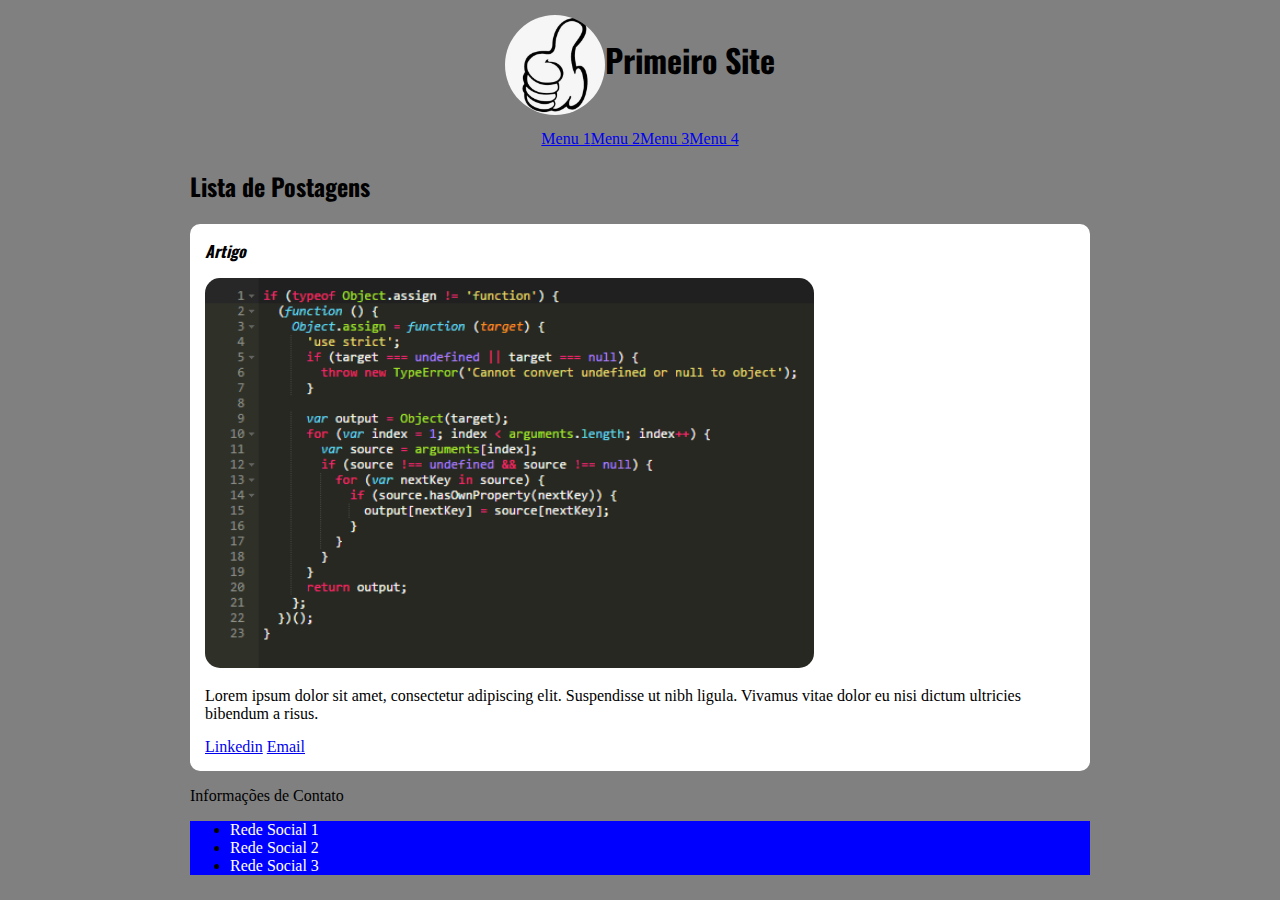
<file: HTML/primeiro_site/index.html>
<!DOCTYPE html>
<html lang="pt-br">
    <head>
        <meta charset="utf-8">
        <link rel="stylesheet" href="./styles.css" type="text/css">
		<link rel="preconnect" href="https://fonts.googleapis.com">
		<link rel="preconnect" href="https://fonts.gstatic.com" crossorigin>
		<link href="https://fonts.googleapis.com/css2?family=Oswald:wght@600&display=swap" rel="stylesheet">
        <title>Site HTML DIO</title>
    </head>
    <body>
        <header>
            <div id="title_logo">
				<img src="./imgs/desenhos-de-joinha-like-para-colorir-6.jpg" alt="Joinha" class="photo">
				<h1 id="title">Primeiro Site</h1>
			</div>
            <div id="menu_topo">
				<nav><a href="#">Menu 1</a></nav>
				<nav><a href="#">Menu 2</a></nav>
				<nav><a href="#">Menu 3</a></nav>
				<nav><a href="#">Menu 4</a></nav>
			</div>
		</header>
        <section>
            <header>
                <h2 class="subtitle">Lista de Postagens</h2>
            </header>
        </section>
        <article class="post">
            <header>
                <h3 class="post_title">Artigo</h3>
                <img src="./imgs/highlight_code.png" alt="Editor de texto mostrando código HTML" class="post_image">
            </header>
            <p class="post_content">Lorem ipsum dolor sit amet, consectetur adipiscing elit. Suspendisse ut nibh ligula. Vivamus vitae dolor eu nisi dictum ultricies bibendum a risus.</p>
            <a href="www.linkedin.com" target="_blank">Linkedin</a>
            <a href="mailto:nicolasbessa@outlook.com" target="_blank">Email</a>
        </article>
        <footer>
            <p>Informações de Contato</p>
            <ul class="lista_contatos">
                <li><a href="#" target="_blank">Rede Social 1</a></li>
                <li><a href="#" target="_blank">Rede Social 2</a></li>
                <li><a href="#" target="_blank">Rede Social 3</a></li>
            </ul>
        </footer>
    </body>
</html>
</file>
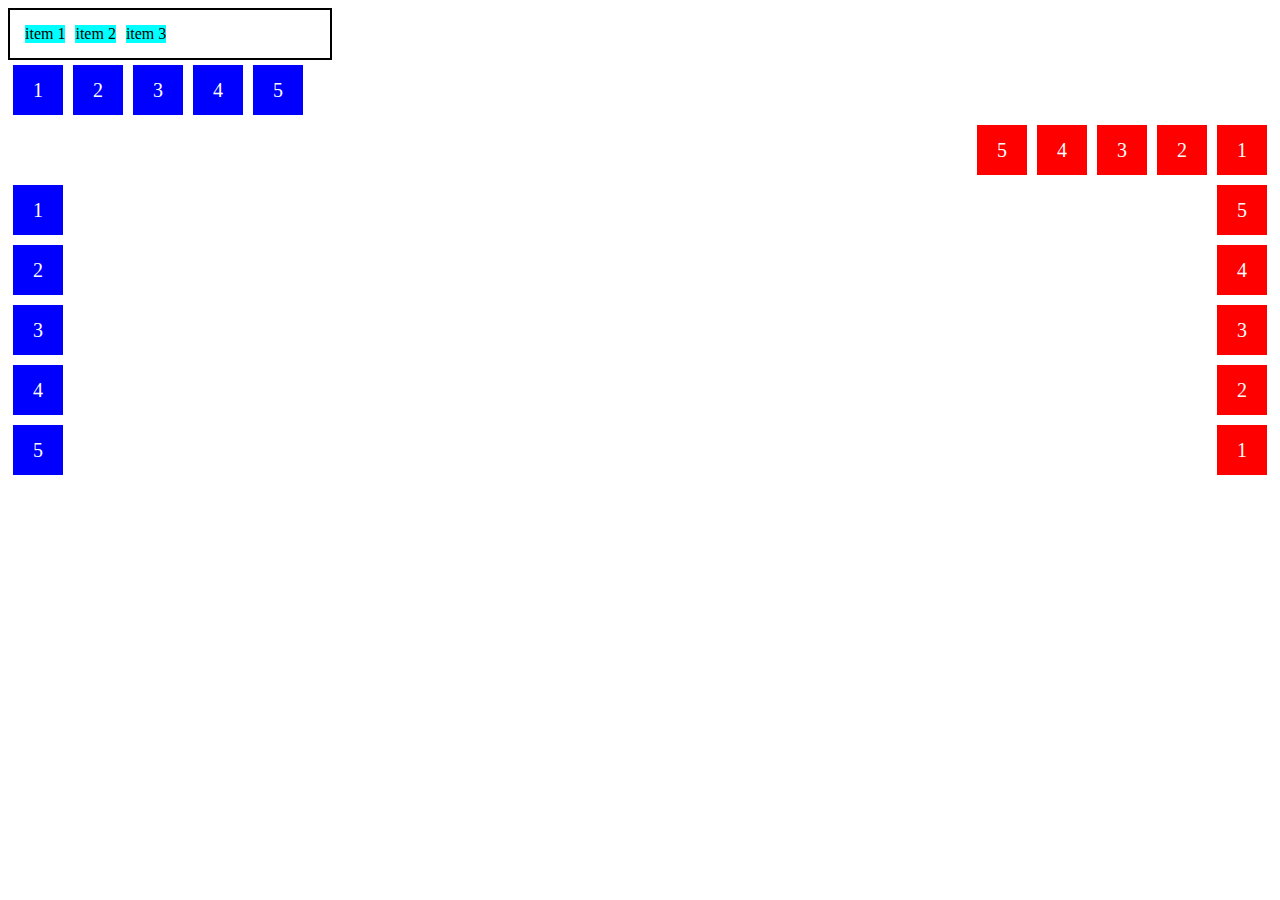
<file: HTML/Site CSS - Flexbox/index.html>
<!DOCTYPE html>
<html>
    <head>
        <title>CSS - Flexbox</title>
        <meta charset="utf-8">
        <link rel="stylesheet" type="text/css" href="./styles.css">
        <meta name="viewport" content="width=device-width, initial-scale=1.0">
    </head>
    <body>
        <div class="flex">
            <div class="item">item 1</div>
            <div class="item">item 2</div>
            <div class="item">item 3</div>
        </div>
        <ul class="flex-container row">
            <li class="flex-item">1</li>
            <li class="flex-item">2</li>
            <li class="flex-item">3</li>
            <li class="flex-item">4</li>
            <li class="flex-item">5</li>
        </ul>
        <ul class="flex-container row-reverse">
            <li class="flex-item">1</li>
            <li class="flex-item">2</li>
            <li class="flex-item">3</li>
            <li class="flex-item">4</li>
            <li class="flex-item">5</li>
        </ul>
        <ul class="flex-container column">
            <li class="flex-item">1</li>
            <li class="flex-item">2</li>
            <li class="flex-item">3</li>
            <li class="flex-item">4</li>
            <li class="flex-item">5</li>
        </ul>
        <ul class="flex-container column-reverse">
            <li class="flex-item">1</li>
            <li class="flex-item">2</li>
            <li class="flex-item">3</li>
            <li class="flex-item">4</li>
            <li class="flex-item">5</li>
        </ul>
    </body>
</html>
</file>
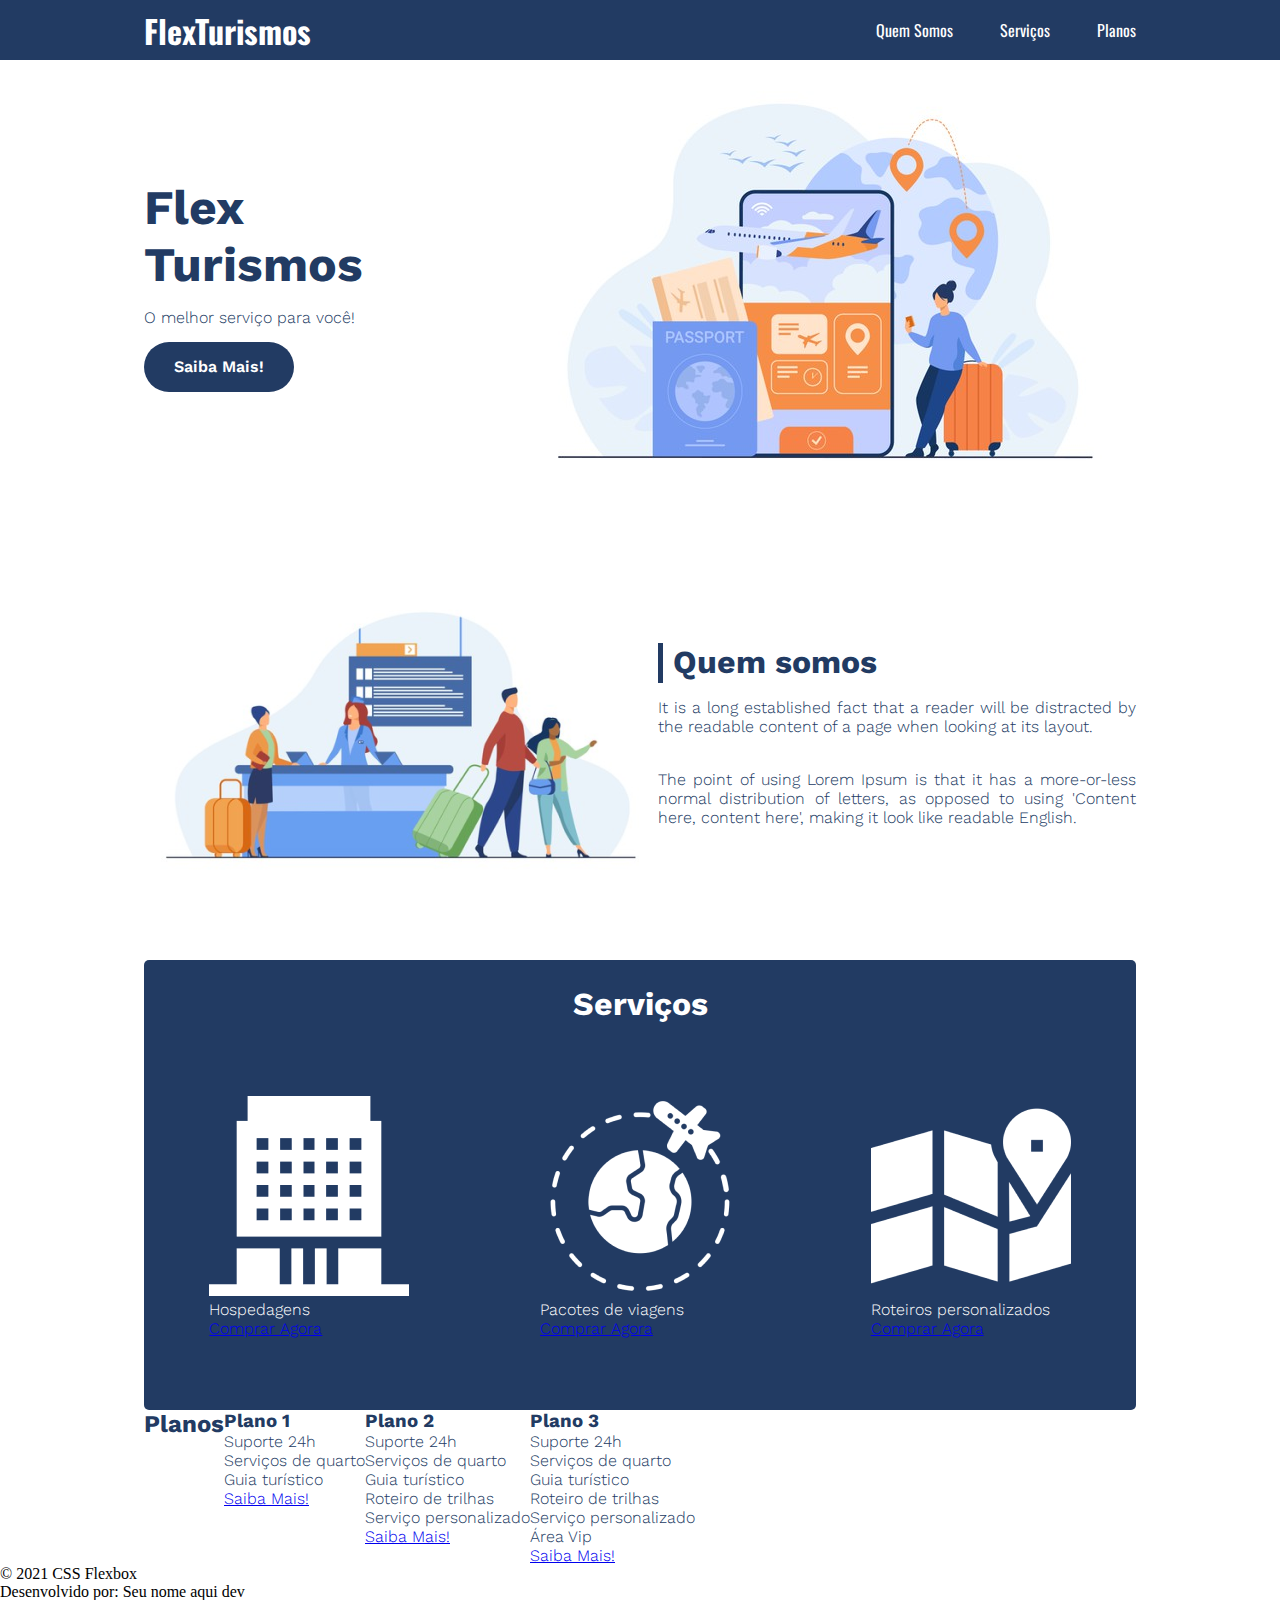
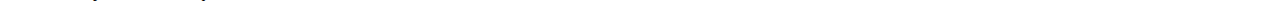
<file: HTML/Projeto/project-flexbox-dio-master/flex-projeto/index.html>
<!DOCTYPE html>
<html lang="pt-br">
<head>
    <meta charset="UTF-8">
    <meta name="viewport" content="width=device-width, initial-scale=1.0">
    <title>Flex Turismos</title>
    <link rel="stylesheet" href="./style.css">
    <link rel="preconnect" href="https://fonts.googleapis.com">
    <link rel="preconnect" href="https://fonts.gstatic.com" crossorigin>
    <link href="https://fonts.googleapis.com/css2?family=Oswald:wght@200;400;700&family=Work+Sans:ital,wght@0,100;0,200;0,300;0,700;1,100;1,200;1,300;1,600&display=swap" rel="stylesheet">
</head>
<body>
    <header>
        <div class="flex-content menu">
            <div class="title-site">
                <h1>FlexTurismos</h1>
            </div>
            <ul class="lista-menu">
                <li><a href="#quem-somos">Quem Somos</a></li>
                <li><a href="#servicos">Serviços</a></li>
                <li><a href="#planos">Planos</a></li>
            </ul>
        </div>
    </header>
    <main>
        <div class="flex-content apresentacao">
            <div class="text-saiba">
                <h1>Flex <br>Turismos</h1>
                <p>O melhor serviço para você!</p>
                <div class="saiba-mais"><a href="">Saiba Mais!</a></div>
            </div>

            <div>
                <div><img src="./images/0-main.png" alt="banner de apresentação"></div>
            </div>
        </div>

        <div class="flex-content" id="quem-somos">
            <div>
                <h2>Quem somos</h2>
                <p>It is a long established fact that a reader will be distracted by the readable content of a page when looking at its layout. </p>
                <br><p>The point of using Lorem Ipsum is that it has a more-or-less normal distribution of letters, as opposed to using 'Content here, content here', making it look like readable English.</p>
            </div>
            <div>
                <img src="./images/1-quem-somos.png" alt="balcão de atendimento">
            </div>
        </div>

        <div id="servicos" class="flex-content">
            <div>
                <h2>Serviços</h2>
            </div>

            <div class="flex-content servicos-images">
                <div>
                    <div><img src="./images/icon-2.png" alt="hospedagens"></div>
                    <p>Hospedagens</p>
                    <a href="#">Comprar Agora</a>
                </div>

                <div>
                    <div><img src="./images/icon-1.png" alt="pacote de viagens"></div>
                    <p>Pacotes de viagens</p>
                    <a href="#">Comprar Agora</a>
                </div>

                <div>
                    <div><img src="./images/icon-3.png" alt="roteiros personalizados"></div>
                    <p>Roteiros personalizados</p>
                    <a href="#">Comprar Agora</a>
                </div>

            </div>
        </div>

        <div id="planos" class="flex-content">
            <h2>Planos</h2>
            <div>
                <h3>Plano 1</h3>
                <ul>
                    <li>Suporte 24h</li>
                    <li>Serviços de quarto</li>
                    <li>Guia turístico</li>
                </ul>
                <a href="#">Saiba Mais!</a>
            </div>

            <div>
                <h3>Plano 2</h3>
                <ul>
                    <li>Suporte 24h</li>
                    <li>Serviços de quarto</li>
                    <li>Guia turístico</li>
                    <li>Roteiro de trilhas</li>
                    <li>Serviço personalizado</li>
                </ul>
                <a href="#">Saiba Mais!</a>
            </div>

            <div>
                <h3>Plano 3</h3>
                <ul>
                    <li>Suporte 24h</li>
                    <li>Serviços de quarto</li>
                    <li>Guia turístico</li>
                    <li>Roteiro de trilhas</li>
                    <li>Serviço personalizado</li>
                    <li>Área Vip</li>
                </ul>
                <a href="#">Saiba Mais!</a>
            </div>
        </div>
    </main>

    <footer>
        <p>&copy; 2021 CSS Flexbox</p>
        <p>Desenvolvido por: Seu nome aqui dev</p>
    </footer>
</body>
</html>
</file>
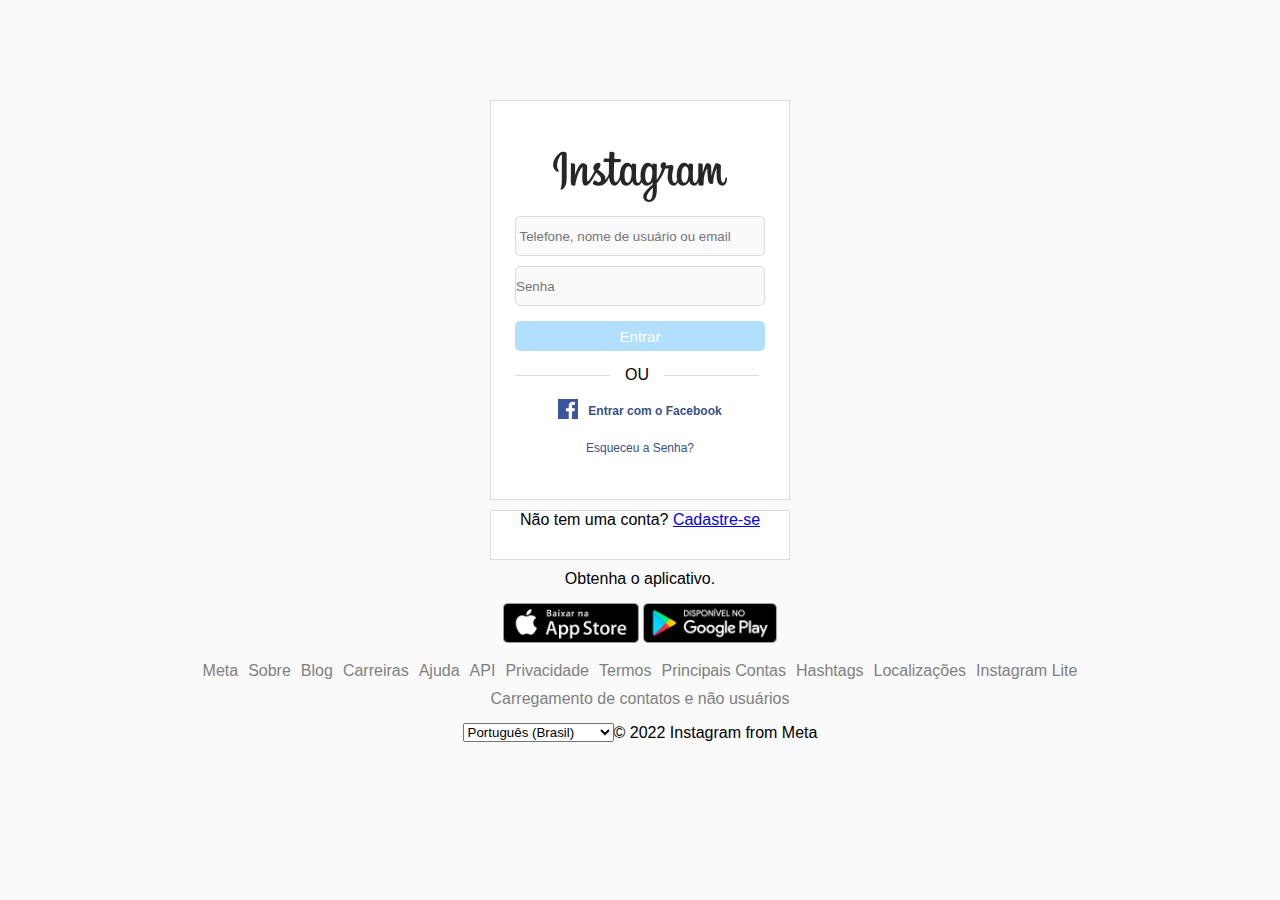
<file: HTML/Projeto/Página inicial do Instagram/Meu projeto/index.html>
<!DOCTYPE html>
<html lang="en">
<head>
    <meta charset="UTF-8">
    <meta name="viewport" content="width=device-width, initial-scale=1.0">
    <link rel="stylesheet" href="./styles.css">
    <title>Página Inicial do Instagram</title>
</head>
<body>
    <main>
        <div id="login-geral" class="flex-container">
            <div class="logo-insta">
                <img src="./img/7a252de00b20.png" alt="logo instagram">
            </div>
            <form>
                <label class="username">
                    <input class="login-user-pass" id="user" type="text" required placeholder=" Telefone, nome de usuário ou email" aria-label="Telefone, nome de usuário ou email"/>
                </label>
                <label class="senhamestra">
                    <input class="login-user-pass" id="password" type="password" required placeholder="Senha" aria-label=" Senha"/>
                </label>
                <button class="botao-entrar" type="submit">Entrar</button>
            </form>
            <div>
                <div class="ou">
                    <p>OU</p>
                </div>
                <div class="login-facebook flex-container">
                    <div class="logo-face">
                        <img src="./img/124010.png" alt="login facebook">
                    </div>
                    <a href="#">Entrar com o Facebook</a>
                </div>
                <div class="nova-senha">
                    <a href="#">Esqueceu a Senha?</a>
                </div>
            </div>
        </div>
        <div id="cadastro">
            <p>Não tem uma conta? <a href="#">Cadastre-se</a></p>
        </div>
        <div id="apps">
            <p>Obtenha o aplicativo.</p>
            <div class="fig-lojas">
                <a href=""><img src="./img/68006a2bb372.png" alt="appstore"></a>
                <a href="#"><img src="./img/2f2a0c05b2f3.png" alt="playstore"></a>
            </div>
        </div>
    </main>
    <footer>
        <ul class="lista-footer flex-container">
            <li><a href="#">Meta</a></li>
            <li><a href="#">Sobre</a></li>
            <li><a href="#">Blog</a></li>
            <li><a href="#">Carreiras</a></li>
            <li><a href="#">Ajuda</a></li>
            <li><a href="#">API</a></li>
            <li><a href="#">Privacidade</a></li>
            <li><a href="#">Termos</a></li>
            <li><a href="#">Principais Contas</a></li>
            <li><a href="#">Hashtags</a></li>
            <li><a href="#">Localizações</a></li>
            <li><a href="#">Instagram Lite</a></li>
            <li><a href="#">Carregamento de contatos e não usuários</a></li>
        </ul>
        <div class="footer-lang flex-container">
            <select id="langs">
                <option value="pt-br">Português (Brasil)</option>
                <option value="nop">Só Português Mesmo</option>
            </select>
            <p>© 2022 Instagram from Meta</p> 
        </div>
    </footer>
</body>
</html>
</file>
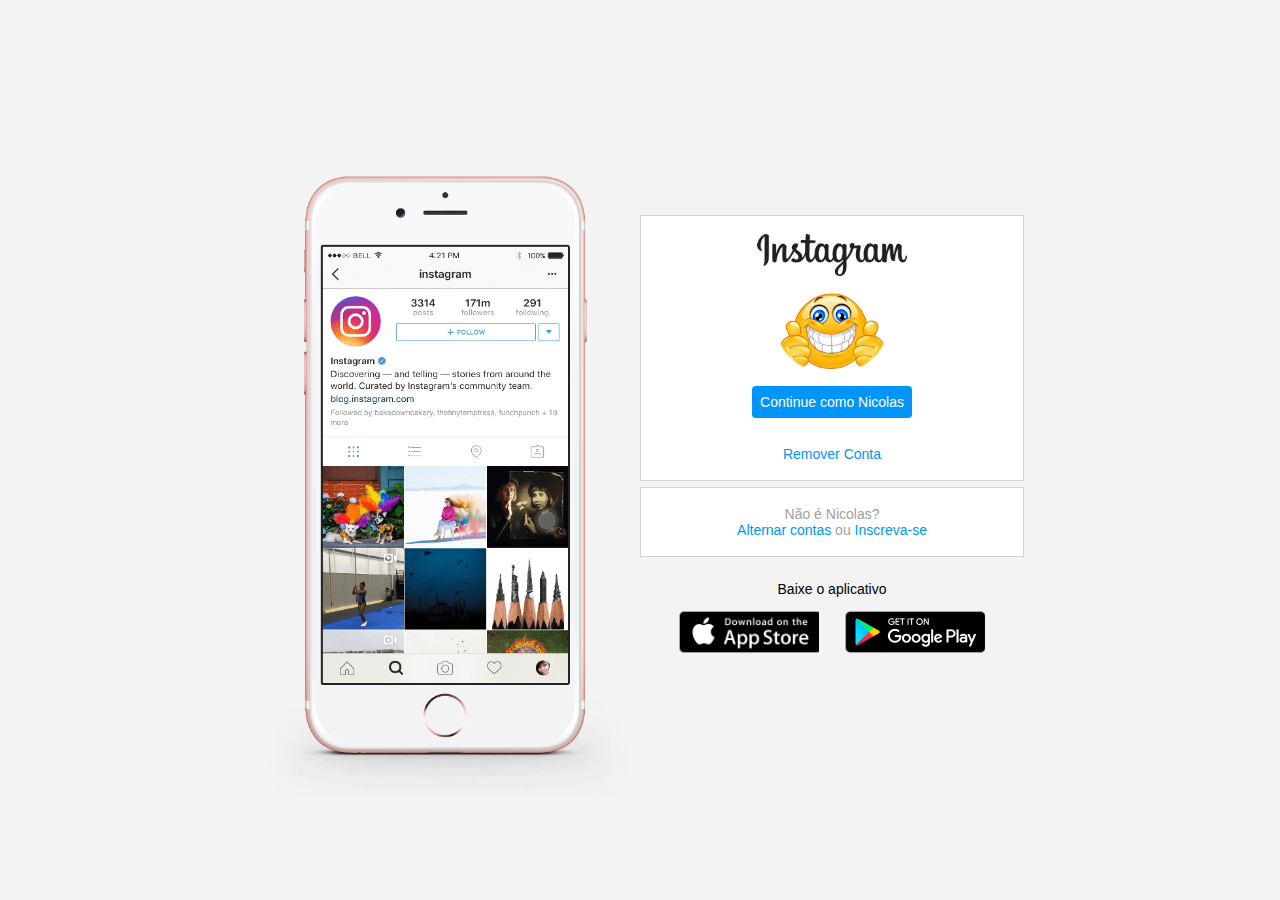
<file: HTML/Projeto/Página inicial do Instagram/Projeto para DIO/index.html>
<!DOCTYPE html>
<html lang="en">
<head>
    <meta charset="UTF-8">
    <meta name="viewport" content="width=device-width, initial-scale=1.0">
    <link rel="stylesheet" type="text/css" href="./styles.css" />
    <title>Página de Acesso do Instagram</title>
</head>
<body>
    <div class="instagram-wrapper">
        <div class="instagram-phone">
            <img src="./img/instagram-celular.png">
        </div>
        <div class="instagram-continue">
            <div class="group">
                <img src="./img/instagram-logo.png" class="instagram-logo" alt="logo instagram">
                <div class="profile-photo">
                    <img src="./img/perfil-instagram.jpg" alt="foto de perfil">
                </div>
                <a href="#" class="instagram-login">Continue como Nicolas</a>
                <a href="#" class="instagram-logout">Remover Conta</a>
            </div>
            <div class="group">
                <p class="not-account">Não é Nicolas?</p>
                <p class="not-account">
                    <span class="link-blue">Alternar contas</span>
                    ou
                    <span class="link-blue">Inscreva-se</span>
                </p>
            </div>
            <div class="get-the-app">
                <p class="get-app">Baixe o aplicativo</p>
                <div class="download">
                    <a href="#" class="app-download"></a>
                    <a href="#" class="app-download"></a>
                    </a>
                </div>
            </div>
        </div>
    </div>
</body>
</html>
</file>
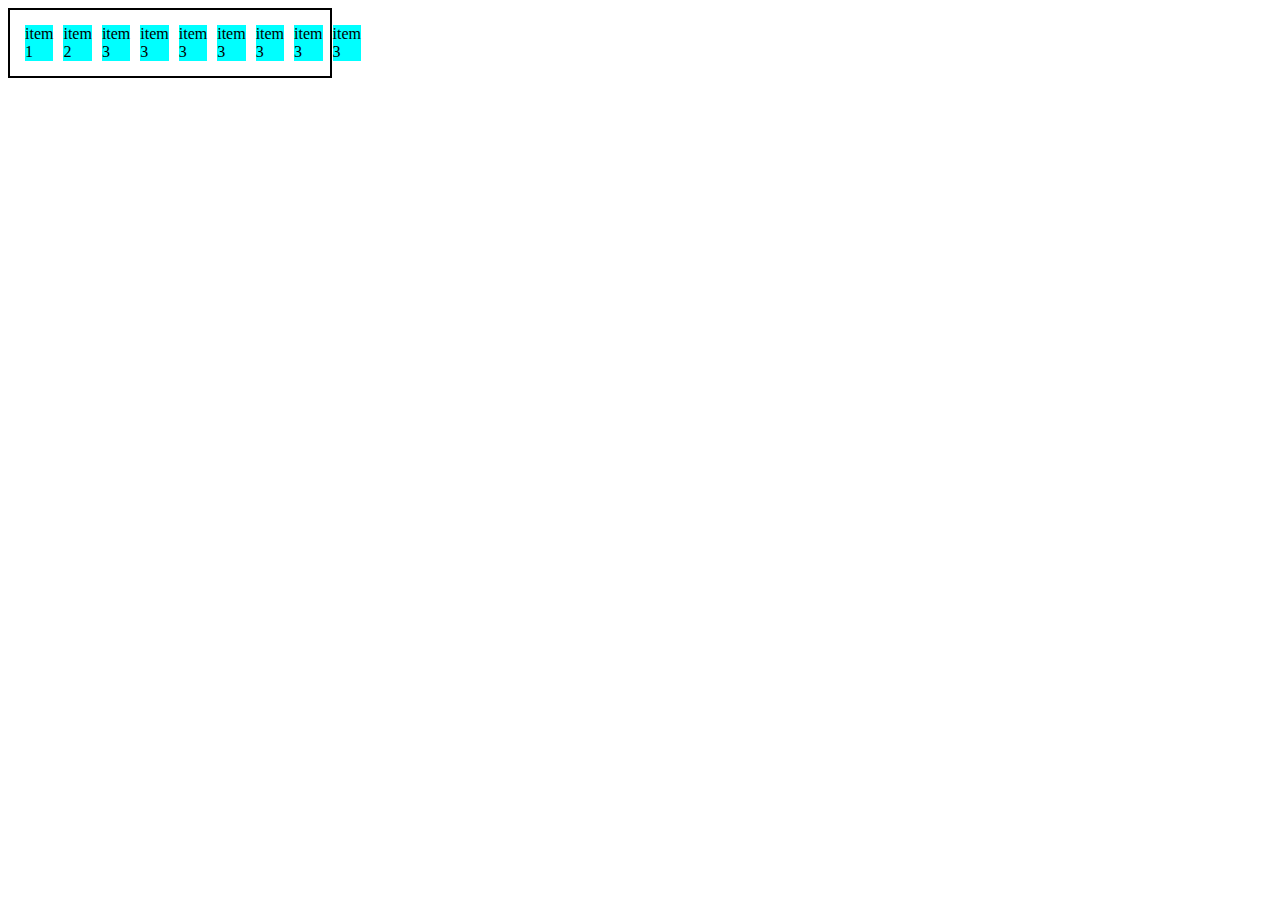
<file: HTML/Projeto/project-flexbox-dio-master/Exemplos/0-display-flex.html>
<!DOCTYPE html>
<html lang="en">
<head>
    <meta charset="UTF-8">
    <meta name="viewport" content="width=device-width, initial-scale=1.0">
    <title>Fundamentos - display flex</title>
    <style>
        .flex{
            max-width: 300px;
            padding: 10px;
            border: 2px solid black;
            display: flex;
        }

        .item{
            background-color: aqua;
            margin: 5px;
        }
    </style>
</head>
<body>
    <div class="flex">
        <div class="item">item 1</div>
        <div class="item">item 2</div>
        <div class="item">item 3</div>
        <div class="item">item 3</div>
        <div class="item">item 3</div>
        <div class="item">item 3</div>
        <div class="item">item 3</div>
        <div class="item">item 3</div>
        <div class="item">item 3</div>
    </div>
</body>
</html>
</file>
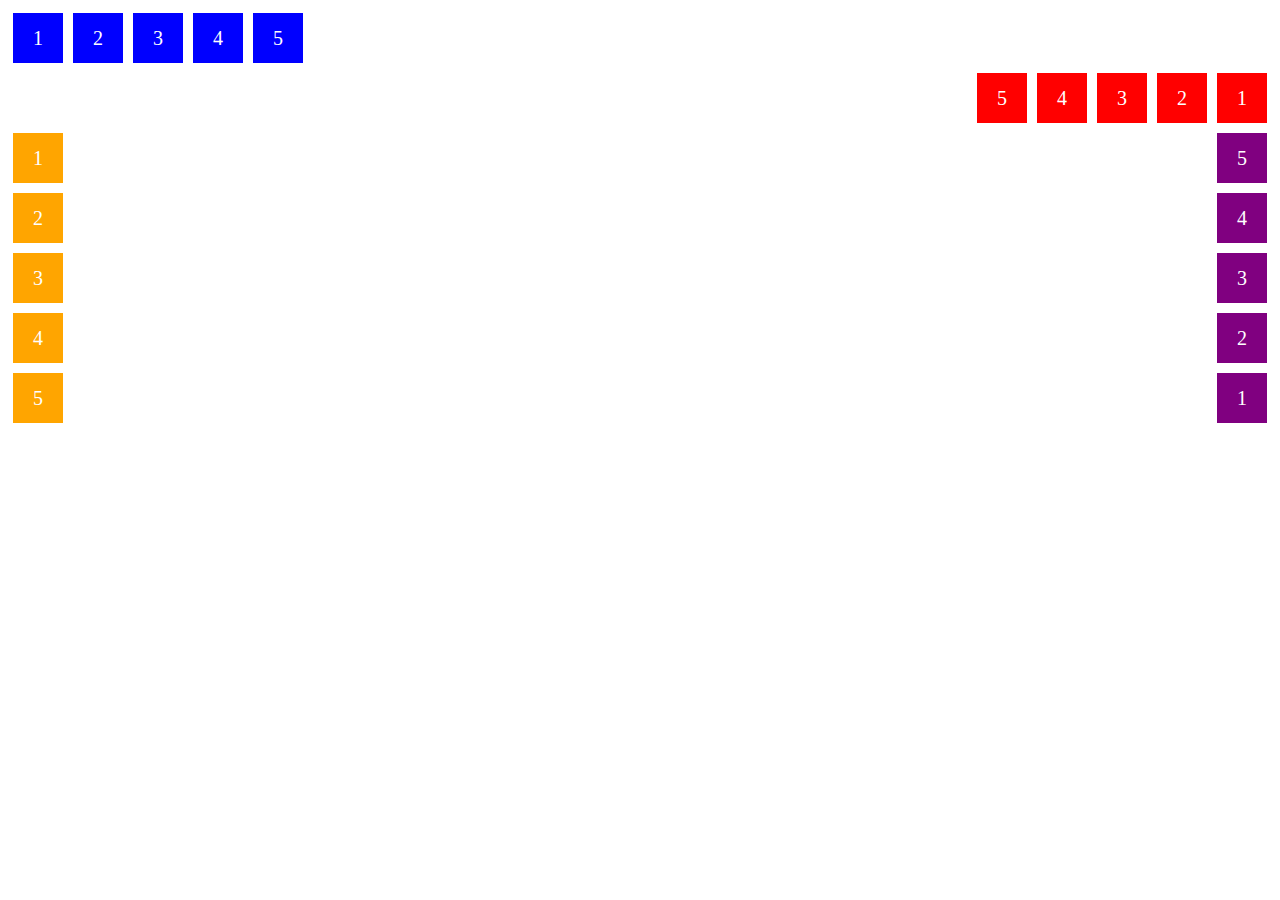
<file: HTML/Projeto/project-flexbox-dio-master/Exemplos/1-flex-direction.html>
<!DOCTYPE html>
<html lang="en">
<head>
    <meta charset="UTF-8">
    <meta name="viewport" content="width=device-width, initial-scale=1.0">
    <title>Fundamentos - Flex direction</title>

    <style>
        .flex-container{
            margin: 0;
            padding: 0;
            display: flex;
            list-style: none;
        }

        .flex-item{
            background: blue;
            height: 50px;
            width: 50px;
            line-height: 50px;
            font-size: 20px;
            color: white;
            text-align: center;
            margin: 5px;
        }

        .row{
            flex-direction: row;
        }

        .row-reverse{
            flex-direction: row-reverse;
        }

        .row-reverse li{
            background-color: red;
        }

        .column{
            float: left;
            flex-direction: column;
        }

        .column li{
            background: orange;
        }

        .column-reverse{
            float: right;
            flex-direction: column-reverse;
        }

        .column-reverse li{
            background: purple;
        }

    </style>
</head>
<body>
    <ul class="flex-container row">
        <li class="flex-item">1</li>
        <li class="flex-item">2</li>
        <li class="flex-item">3</li>
        <li class="flex-item">4</li>
        <li class="flex-item">5</li>
    </ul>

    <ul class="flex-container row-reverse">
        <li class="flex-item">1</li>
        <li class="flex-item">2</li>
        <li class="flex-item">3</li>
        <li class="flex-item">4</li>
        <li class="flex-item">5</li>
    </ul>

    <ul class="flex-container column">
        <li class="flex-item">1</li>
        <li class="flex-item">2</li>
        <li class="flex-item">3</li>
        <li class="flex-item">4</li>
        <li class="flex-item">5</li>
    </ul>

    <ul class="flex-container column-reverse">
        <li class="flex-item">1</li>
        <li class="flex-item">2</li>
        <li class="flex-item">3</li>
        <li class="flex-item">4</li>
        <li class="flex-item">5</li>
    </ul>
</body>
</html>
</file>
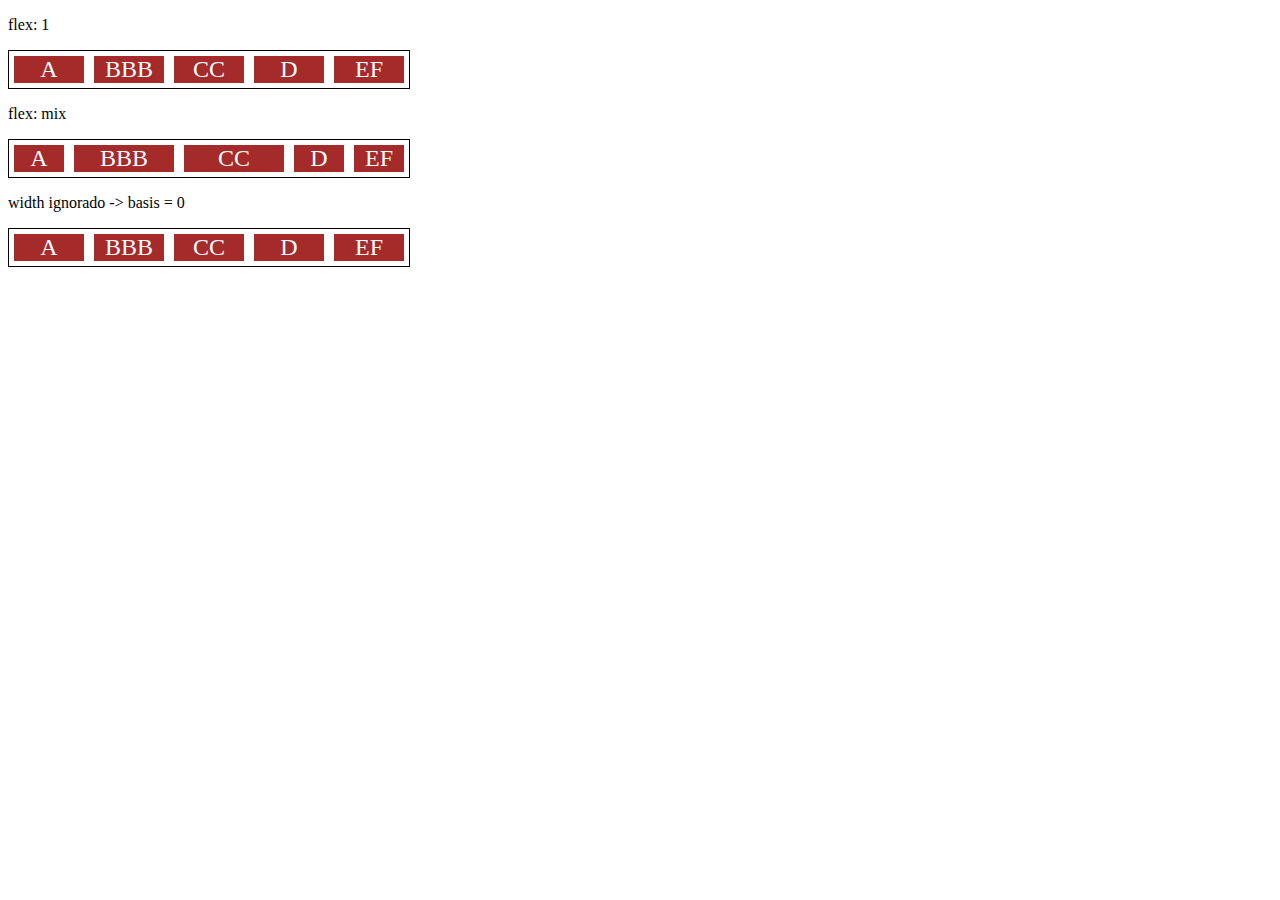
<file: HTML/Projeto/project-flexbox-dio-master/Exemplos/10-flex.html>
<!DOCTYPE html>
<html lang="en">
<head>
    <meta charset="UTF-8">
    <meta name="viewport" content="width=device-width, initial-scale=1.0">
    <title>Fundamentos - flex</title>
    <style>
        .flex-container{
            display: flex;
            border: 1px solid black;
            max-width: 400px;
            margin-bottom: 10px;
        }

        .item{
            background-color: brown;
            color: white;
            font-size: 24px;
            text-align: center;
            margin: 5PX;
        }

        .flex-1{
            flex: 1; 
            /* grow = 1, shrink = 1, basis = 0 */
        }

        .largura{
            width: 200px;
            /* min-width: 250px; */
        }

        .flex-2{
            flex: 2; 
            /* grow = 2, shrink = 1, basis = 0 */
        }

    </style>
</head>
<body>
    <p>flex: 1</p>
    <div class="flex-container">
        <div class="item flex-1">A</div>
        <div class="item flex-1">BBB</div>
        <div class="item flex-1">CC</div>
        <div class="item flex-1">D</div>
        <div class="item flex-1">EF</div>
    </div>

    <p>flex: mix</p>
    <div class="flex-container">
        <div class="item flex-1">A</div>
        <div class="item flex-2">BBB</div>
        <div class="item flex-2">CC</div>
        <div class="item flex-1">D</div>
        <div class="item flex-1">EF</div>
    </div>

    <p>width ignorado -> basis = 0</p>

    <div class="flex-container">
        <div class="item flex-1 largura">A</div>
        <div class="item flex-1 largura">BBB</div>
        <div class="item flex-1 largura">CC</div>
        <div class="item flex-1 largura">D</div>
        <div class="item flex-1 largura">EF</div>
    </div>
</body>
</html>
</file>
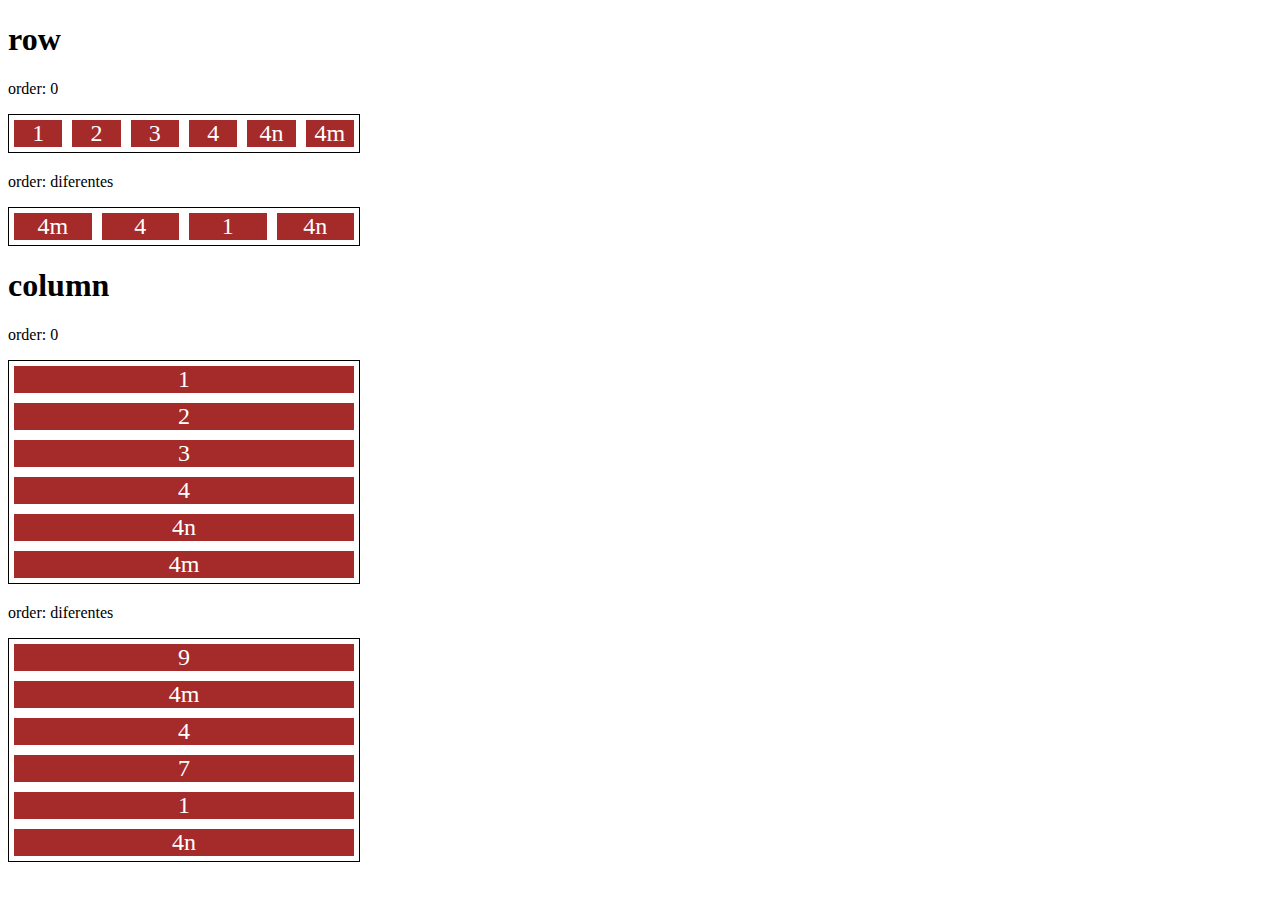
<file: HTML/Projeto/project-flexbox-dio-master/Exemplos/11-order.html>
<!DOCTYPE html>
<html lang="en">
<head>
    <meta charset="UTF-8">
    <meta name="viewport" content="width=device-width, initial-scale=1.0">
    <title>Fundamentos - order</title>

    <style>
        .flex-container{
            display: flex;
            max-width: 350px;
            border: 1px solid black;
            margin-bottom: 20px;
        }

        .item{
            flex: 1;
            background: brown;
            color: white;
            text-align: center;
            font-size: 24px;
            margin: 5px;
        }
        .o1{
            order: 1;
        }

        .o2{
            order: 2;
        }

        .o3{
            order: 3;
        }

        .o4{
            order: 4;
        }

        .direction{
            flex-direction: column;
        }
    </style>
</head>
<body>
    <h1>row</h1>
    <p>order: 0</p>
    <div class="flex-container">
        <div class="item">1</div>
        <div class="item">2</div>
        <div class="item">3</div>
        <div class="item">4</div>
        <div class="item">4n</div>
        <div class="item">4m</div>
    </div>

    <p>order: diferentes</p>
    <div class="flex-container">
        <div class="item o3">1</div>
        <div class="item o2">4</div>
        <div class="item o3">4n</div>
        <div class="item o1">4m</div>
    </div>


    <h1>column</h1>
    <p>order: 0</p>
    <div class="flex-container direction">
        <div class="item">1</div>
        <div class="item">2</div>
        <div class="item">3</div>
        <div class="item">4</div>
        <div class="item">4n</div>
        <div class="item">4m</div>
    </div>

    <p>order: diferentes</p>
    <div class="flex-container direction">
        <div class="item o3">7</div>
        <div class="item o1">9</div>
        <div class="item o3">1</div>
        <div class="item o2">4</div>
        <div class="item o3">4n</div>
        <div class="item o1">4m</div>
    </div>
</body>
</html>
</file>
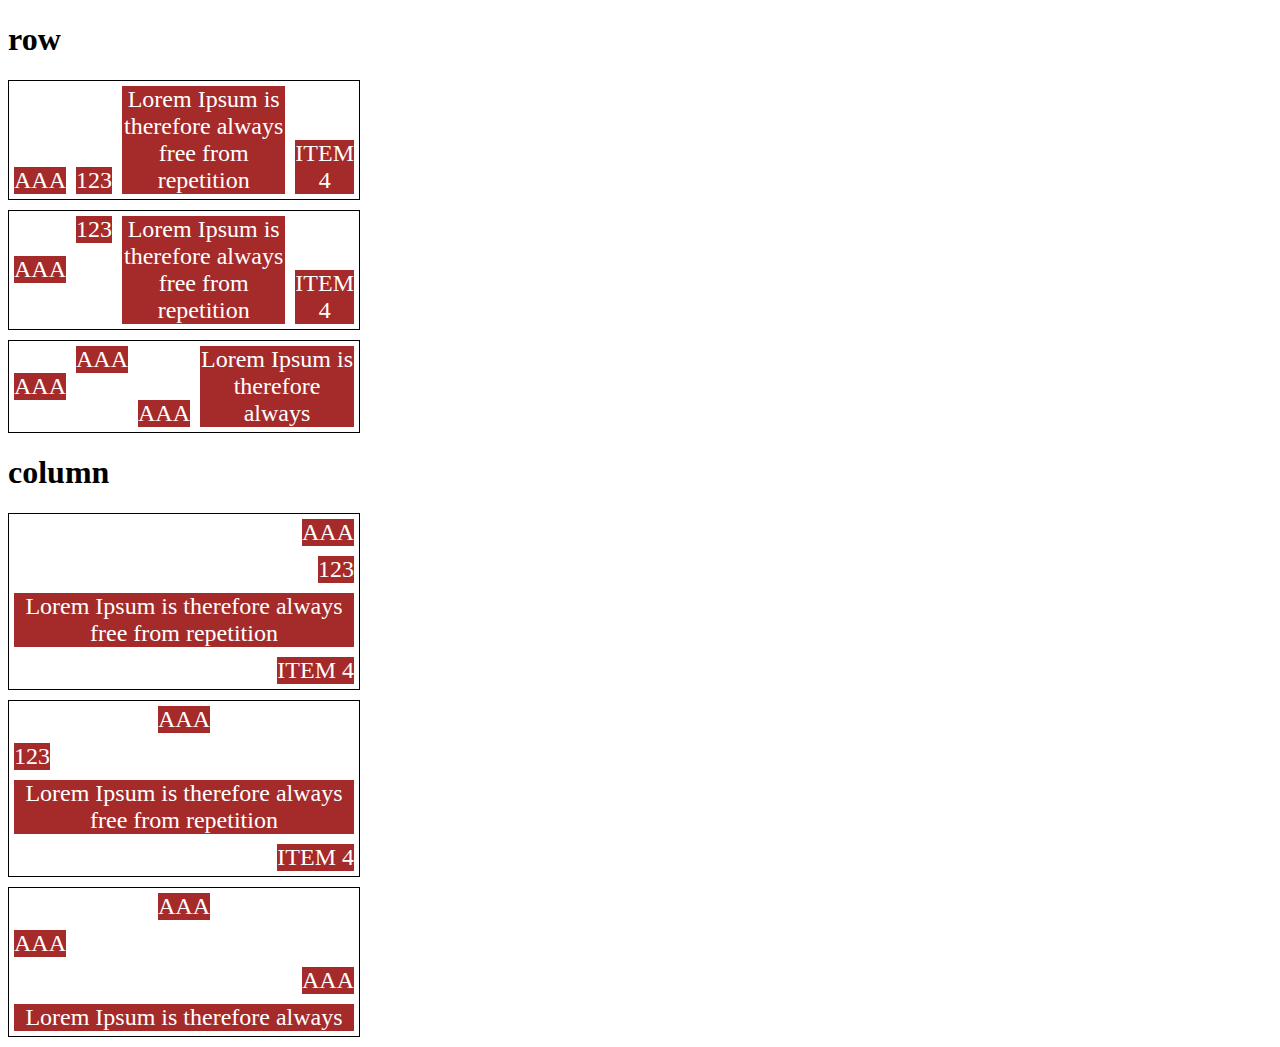
<file: HTML/Projeto/project-flexbox-dio-master/Exemplos/13-align-self.html>
<!DOCTYPE html>
<html lang="en">
<head>
    <meta charset="UTF-8">
    <meta name="viewport" content="width=device-width, initial-scale=1.0">
    <title>Fundamnetos - align self</title>

    <style>
        .flex-container{
            max-width: 350px;
            border: 1px solid;
            margin-bottom: 10px;
            display: flex;
        }

        .align-container{
            align-items: flex-end;
        }

        .item{
            background-color: brown;
            color: white;
            font-size: 24px;
            text-align: center;
            margin: 5px;
        }

        .center{
            align-self: center;
        }

        .start{
            align-self: flex-start;
        }

        .end{
            align-self: flex-end;
        }

        .baseline{
            align-self: baseline;
        }

        .stretch{
            align-self: stretch;
        }

        .auto{
            align-self: auto;
        }

        .direction{
            flex-direction: column;
        }
    </style>
</head>
<body>

    <h1>row</h1>
    <section class="flex-container align-container">
        <div class="item auto">AAA</div>
        <div class="item auto">123</div>
        <div class="item auto">Lorem Ipsum is therefore always free from repetition</div>
        <div class="item auto">ITEM 4</div>
    </section>

    <section class="flex-container">
        <div class="item center">AAA</div>
        <div class="item start">123</div>
        <div class="item stretch">Lorem Ipsum is therefore always free from repetition</div>
        <div class="item end">ITEM 4</div>
    </section>

    <section class="flex-container">
        <div class="item center">AAA</div>
        <div class="item start">AAA</div>
        <div class="item end">AAA</div>
        <div class="item stretch">Lorem Ipsum is therefore always</div>
    </section>

    <h1>column</h1>

    <section class="flex-container align-container direction">
        <div class="item auto">AAA</div>
        <div class="item auto">123</div>
        <div class="item auto">Lorem Ipsum is therefore always free from repetition</div>
        <div class="item auto">ITEM 4</div>
    </section>

    <section class="flex-container direction">
        <div class="item center">AAA</div>
        <div class="item start">123</div>
        <div class="item stretch">Lorem Ipsum is therefore always free from repetition</div>
        <div class="item end">ITEM 4</div>
    </section>

    <section class="flex-container direction">
        <div class="item center">AAA</div>
        <div class="item start">AAA</div>
        <div class="item end">AAA</div>
        <div class="item stretch">Lorem Ipsum is therefore always</div>
    </section>
    
    
</body>
</html>
</file>
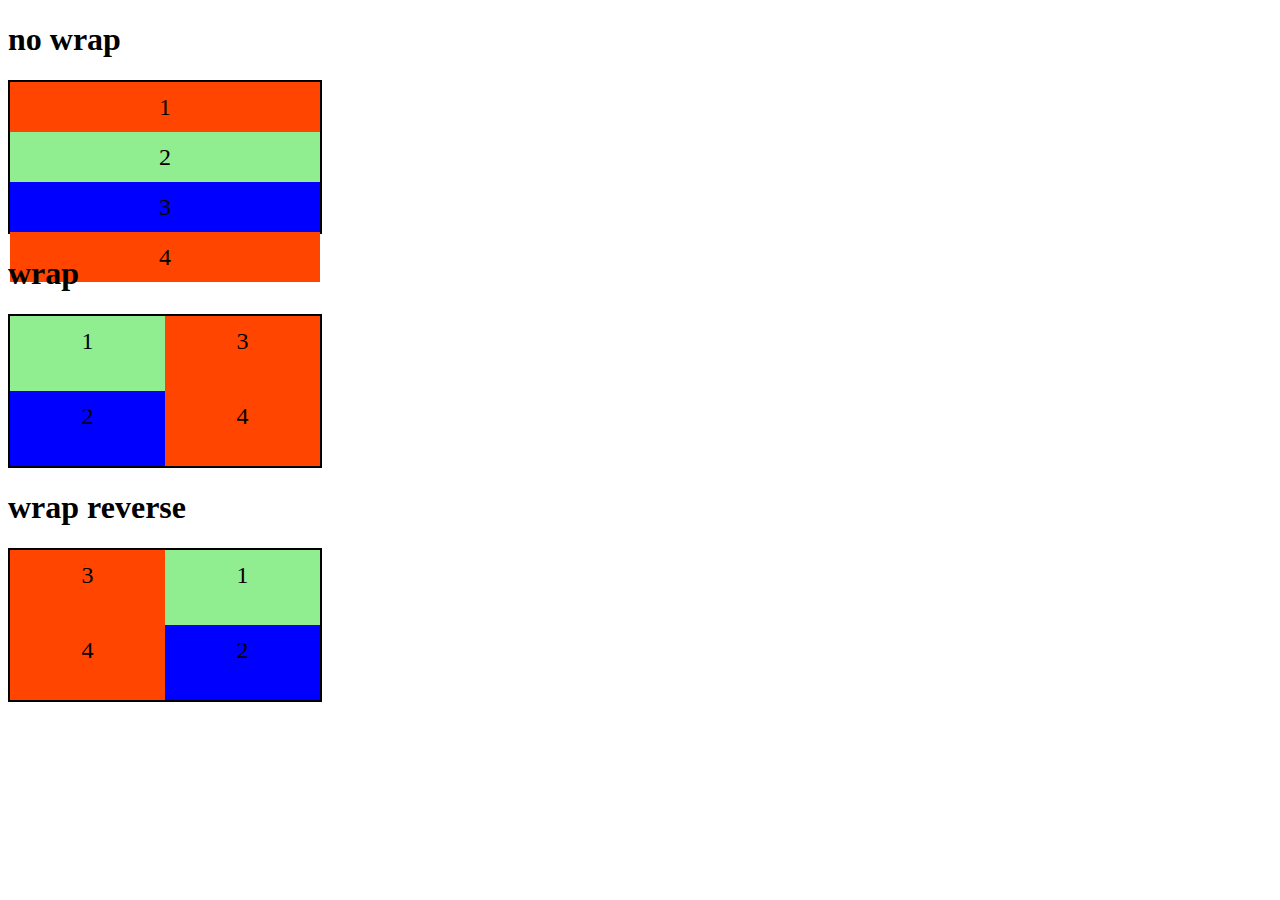
<file: HTML/Projeto/project-flexbox-dio-master/Exemplos/2-flex-wrap.html>
<!DOCTYPE html>
<html lang="en">
<head>
    <meta charset="UTF-8">
    <meta name="viewport" content="width=device-width, initial-scale=1.0">
    <title>Fundamentos - flex wrap</title>

    <style>
        .flex-container{
            display: flex;
            flex-direction: column;
            height: 150px;
            border: 2px solid black;
            max-width: 310px;
        }

        .item{
            font-size: 24px;
            height: 50%;
            text-align: center;
            min-width: 100px;
            line-height: 50px;
        }

        .nowrap{
            flex-wrap: nowrap;
        }

        .wrap{
            flex-wrap: wrap;
        }

        .wrap-reverse{
            flex-wrap: wrap-reverse;
        }

        .blue{
            background-color: blue;
        }

        .green{
            background-color: lightgreen;
        }

        .orange{
            background-color: orangered;
        }
    </style>
</head>
<body>
    <h1>no wrap</h1>

    <div class="flex-container nowrap">
        <div class="item orange">1</div>
        <div class="item green">2</div>
        <div class="item blue">3</div>
        <div class="item orange">4</div>
    </div>

    <h1>wrap</h1>

    <div class="flex-container wrap">
        <div class="item green">1</div>
        <div class="item blue">2</div>
        <div class="item orange">3</div>
        <div class="item orange">4</div>
    </div>

    <h1>wrap reverse</h1>

    <div class="flex-container wrap-reverse">
        <div class="item green">1</div>
        <div class="item blue">2</div>
        <div class="item orange">3</div>
        <div class="item orange">4</div>
    </div>


</body>
</html>
</file>
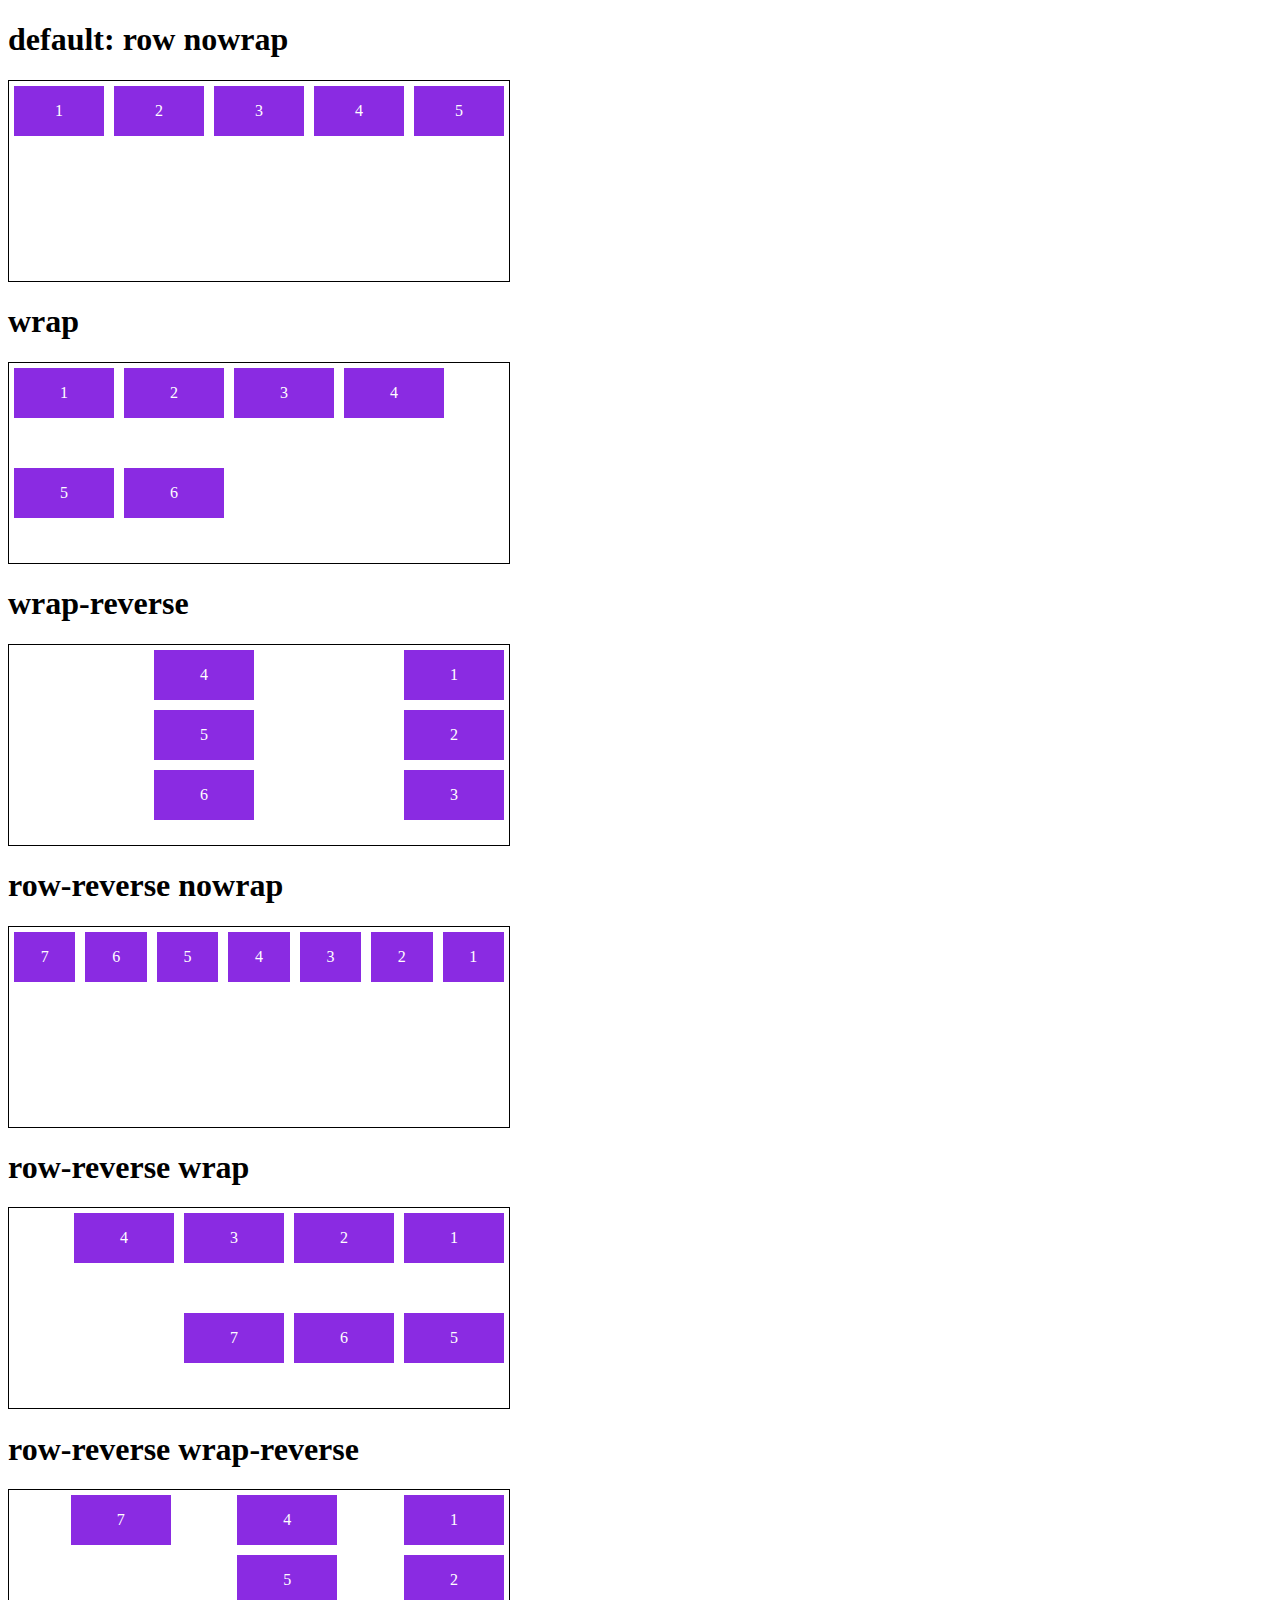
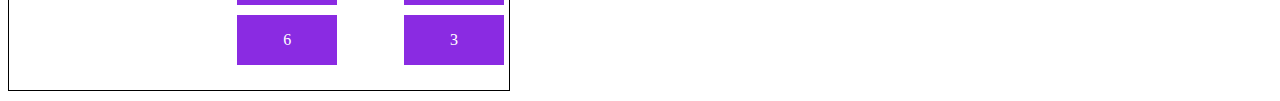
<file: HTML/Projeto/project-flexbox-dio-master/Exemplos/3-flex-flow.html>
<!DOCTYPE html>
<html lang="en">
<head>
    <meta charset="UTF-8">
    <meta name="viewport" content="width=device-width, initial-scale=1.0">
    <title>Fundamentos - flex flow</title>

    <style>
        .flex-container{
            display: flex;
            border: 1px solid black;
            max-width: 500px;
            margin-bottom: 10px;
            height: 200px;
        }

        .default{
            flex-flow: row nowrap;
        }

        .wrap{
            flex-flow: row wrap;
        }

        .wrap-reverse{
            flex-flow: column wrap-reverse;
        }

        .r-nowrap{
            flex-flow: row-reverse nowrap;
        }

        .r-wrap{
            flex-flow: row-reverse wrap;
        }

        .rr-wrap{
            flex-flow: column wrap-reverse;
        }

        .item{
            background-color: blueviolet;
            margin: 5px;
            color: white;
            text-align: center;
            width: 100px;
            height: 50px;
            line-height: 50px;
        }
    </style>
</head>
<body>
    <h1>default: row nowrap</h1>
    <div class="flex-container default">
        <div class="item">1</div>
        <div class="item">2</div>
        <div class="item">3</div>
        <div class="item">4</div>
        <div class="item">5</div>
    </div>

    <h1>wrap</h1>
    <div class="flex-container wrap">
        <div class="item">1</div>
        <div class="item">2</div>
        <div class="item">3</div>
        <div class="item">4</div>
        <div class="item">5</div>
        <div class="item">6</div>
    </div>

    <h1>wrap-reverse</h1>
    <div class="flex-container wrap-reverse">
        <div class="item">1</div>
        <div class="item">2</div>
        <div class="item">3</div>
        <div class="item">4</div>
        <div class="item">5</div>
        <div class="item">6</div>
    </div>

    <h1>row-reverse nowrap</h1>
    <div class="flex-container r-nowrap">
        <div class="item">1</div>
        <div class="item">2</div>
        <div class="item">3</div>
        <div class="item">4</div>
        <div class="item">5</div>
        <div class="item">6</div>
        <div class="item">7</div>
    </div>

    <h1>row-reverse wrap</h1>
    <div class="flex-container r-wrap">
        <div class="item">1</div>
        <div class="item">2</div>
        <div class="item">3</div>
        <div class="item">4</div>
        <div class="item">5</div>
        <div class="item">6</div>
        <div class="item">7</div>
    </div>

    <h1>row-reverse wrap-reverse</h1>
    <div class="flex-container rr-wrap">
        <div class="item">1</div>
        <div class="item">2</div>
        <div class="item">3</div>
        <div class="item">4</div>
        <div class="item">5</div>
        <div class="item">6</div>
        <div class="item">7</div>
    </div>
</body>
</html>
</file>
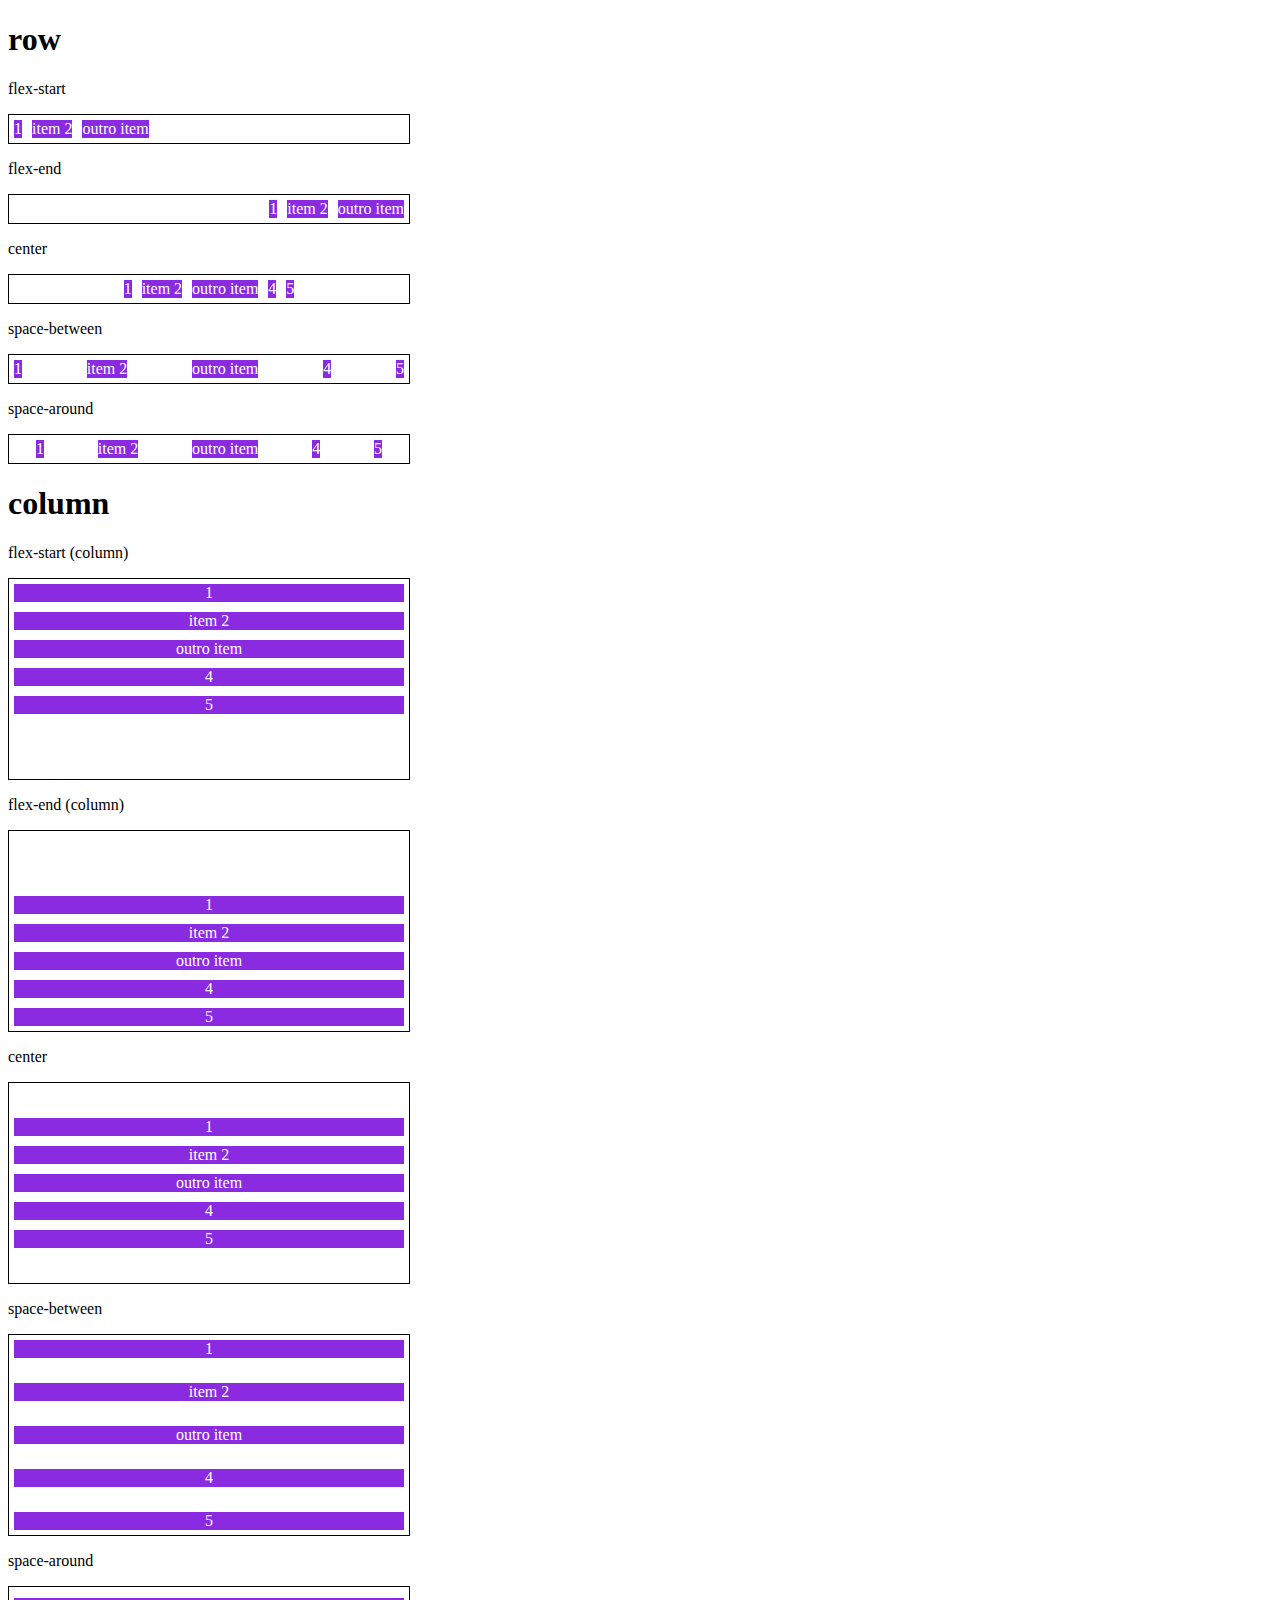
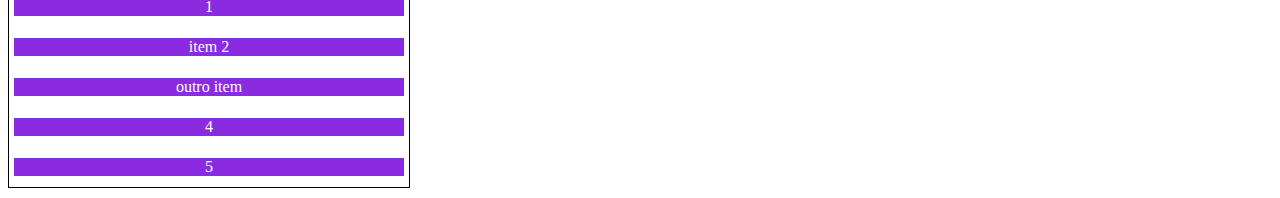
<file: HTML/Projeto/project-flexbox-dio-master/Exemplos/4-justify-content.html>
<!DOCTYPE html>
<html lang="en">
<head>
    <meta charset="UTF-8">
    <meta name="viewport" content="width=device-width, initial-scale=1.0">
    <title>Fundamentos - justify-content</title>
    <style>
        .container{
            max-width: 400px;
            border: 1px solid black;
            margin: 0;
            display: flex;
            margin-bottom: 10px;
        }

        .item{
            background-color: blueviolet;
            margin: 5px;
            text-align: center;
            color: white;
        }
        
        .flex-start{
            justify-content: flex-start;
        }

        .flex-end{
            justify-content: flex-end;
        }

        .center{
            justify-content: center;
        }

        .space-between{
            justify-content: space-between;
        }

        .space-around{
            justify-content: space-around;
        }

        .column{
            flex-direction: column;
            min-height: 200px;
        }
    </style>
</head>
<body>
    <h1>row</h1>
    <p>flex-start</p>
    <section class="container flex-start">
        <div class="item">1</div>
        <div class="item">item 2</div>
        <div class="item">outro item</div>
    </section>

    <p>flex-end</p>
    <section class="container flex-end">
        <div class="item">1</div>
        <div class="item">item 2</div>
        <div class="item">outro item</div>
    </section>

    <p>center</p>
    <section class="container center">
        <div class="item">1</div>
        <div class="item">item 2</div>
        <div class="item">outro item</div>
        <div class="item">4</div>
        <div class="item">5</div>
    </section>

    <p>space-between</p>
    <section class="container space-between">
        <div class="item">1</div>
        <div class="item">item 2</div>
        <div class="item">outro item</div>
        <div class="item">4</div>
        <div class="item">5</div>
    </section>

    <p>space-around</p>
    <section class="container space-around">
        <div class="item">1</div>
        <div class="item">item 2</div>
        <div class="item">outro item</div>
        <div class="item">4</div>
        <div class="item">5</div>
    </section>

    <h1>column</h1>

    <p>flex-start (column)</p>
    <section class="container flex-start column">
        <div class="item">1</div>
        <div class="item">item 2</div>
        <div class="item">outro item</div>
        <div class="item">4</div>
        <div class="item">5</div>
    </section>

    <p>flex-end (column)</p>
    <section class="container flex-end column">
        <div class="item">1</div>
        <div class="item">item 2</div>
        <div class="item">outro item</div>
        <div class="item">4</div>
        <div class="item">5</div>
    </section>
    
    <p>center</p>
    <section class="container center column">
        <div class="item">1</div>
        <div class="item">item 2</div>
        <div class="item">outro item</div>
        <div class="item">4</div>
        <div class="item">5</div>
    </section>

    <p>space-between</p>
    <section class="container space-between column">
        <div class="item">1</div>
        <div class="item">item 2</div>
        <div class="item">outro item</div>
        <div class="item">4</div>
        <div class="item">5</div>
    </section>

    <p>space-around</p>
    <section class="container space-around column">
        <div class="item">1</div>
        <div class="item">item 2</div>
        <div class="item">outro item</div>
        <div class="item">4</div>
        <div class="item">5</div>
    </section>
</body>
</html>
</file>
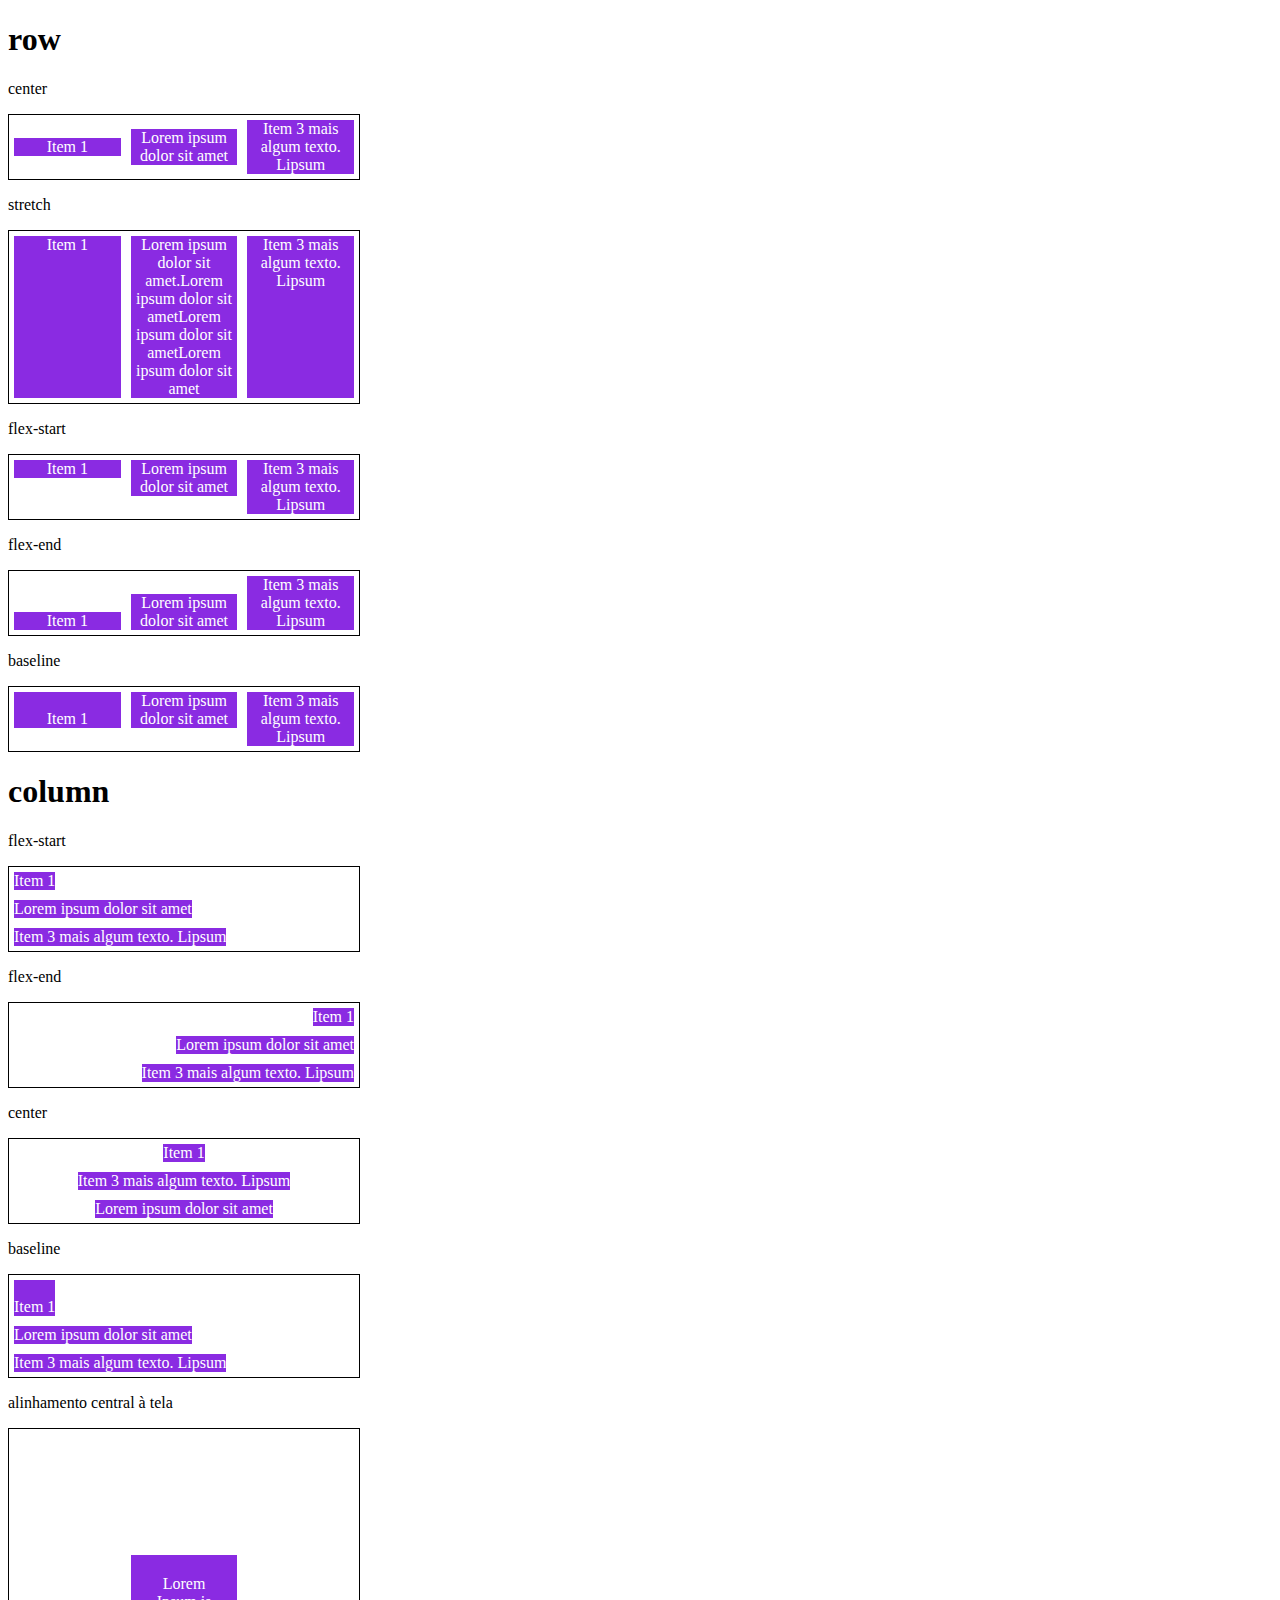
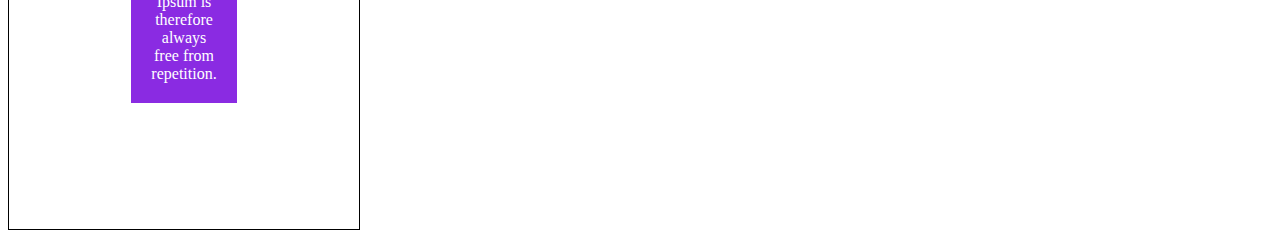
<file: HTML/Projeto/project-flexbox-dio-master/Exemplos/5-align-items.html>
<!DOCTYPE html>
<html lang="en">
<head>
    <meta charset="UTF-8">
    <meta name="viewport" content="width=device-width, initial-scale=1.0">
    <title>Fundamentos - align items</title>

    <style>
        .container{
            max-width: 350px;
            border: 1px solid black;
            display: flex;
        }

        .item{
            background-color: blueviolet;
            margin: 5px;
            color: white;
            text-align: center;
            flex: 1;
        }
        
        .center{
            align-items: center;
        }

        .stretch{
            align-items: stretch;
        }

        .start{
            align-items: flex-start;
        }

        .end{
            align-items: flex-end;
        }

        .baseline{
            align-items: baseline;
        }

        .column{
            flex-direction: column;
        }

        .central{
            height: 400px;
            justify-content: center;
        }
        .central .item{
            flex: 0;
            padding: 20px;
        }
    </style>
</head>
<body>
    <h1>row</h1>
    <p>center</p>
    <section class="container center">
        <div class="item">Item 1</div>
        <div class="item">Lorem ipsum dolor sit amet</div>
        <div class="item">Item 3 mais algum texto. Lipsum</div>
    </section>

    <p>stretch</p>
    <section class="container stretch">
        <div class="item">Item 1</div>
        <div class="item">Lorem ipsum dolor sit amet.Lorem ipsum dolor sit ametLorem ipsum dolor sit ametLorem ipsum dolor sit amet</div>
        <div class="item">Item 3 mais algum texto. Lipsum</div>
    </section>

    <p>flex-start</p>
    <section class="container start">
        <div class="item">Item 1</div>
        <div class="item">Lorem ipsum dolor sit amet</div>
        <div class="item">Item 3 mais algum texto. Lipsum</div>
    </section>

    <p>flex-end</p>
    <section class="container end">
        <div class="item">Item 1</div>
        <div class="item">Lorem ipsum dolor sit amet</div>
        <div class="item">Item 3 mais algum texto. Lipsum</div>
    </section>

    <p>baseline</p>
    <section class="container baseline">
        <div class="item"><br>Item 1</div>
        <div class="item">Lorem ipsum dolor sit amet</div>
        <div class="item">Item 3 mais algum texto. Lipsum</div>
    </section>

    <h1>column</h1>
    <p>flex-start</p>
    <section class="container start column">
        <div class="item">Item 1</div>
        <div class="item">Lorem ipsum dolor sit amet</div>
        <div class="item">Item 3 mais algum texto. Lipsum</div>
    </section>

    <p>flex-end</p>
    <section class="container end column">
        <div class="item">Item 1</div>
        <div class="item">Lorem ipsum dolor sit amet</div>
        <div class="item">Item 3 mais algum texto. Lipsum</div>
    </section>

    <p>center</p>
    <section class="container center column">
        <div class="item">Item 1</div>
        <div class="item">Item 3 mais algum texto. Lipsum</div>
        <div class="item">Lorem ipsum dolor sit amet</div>
    </section>

    <p>baseline</p>
    <section class="container baseline column">
        <div class="item"><br>Item 1</div>
        <div class="item">Lorem ipsum dolor sit amet</div>
        <div class="item">Item 3 mais algum texto. Lipsum</div>
    </section>

    <p>alinhamento central à tela</p>
    <section class="container central center">
        <div class="item"> Lorem Ipsum is therefore always free from repetition.</div>
    </section>
</body>
</html>
</file>
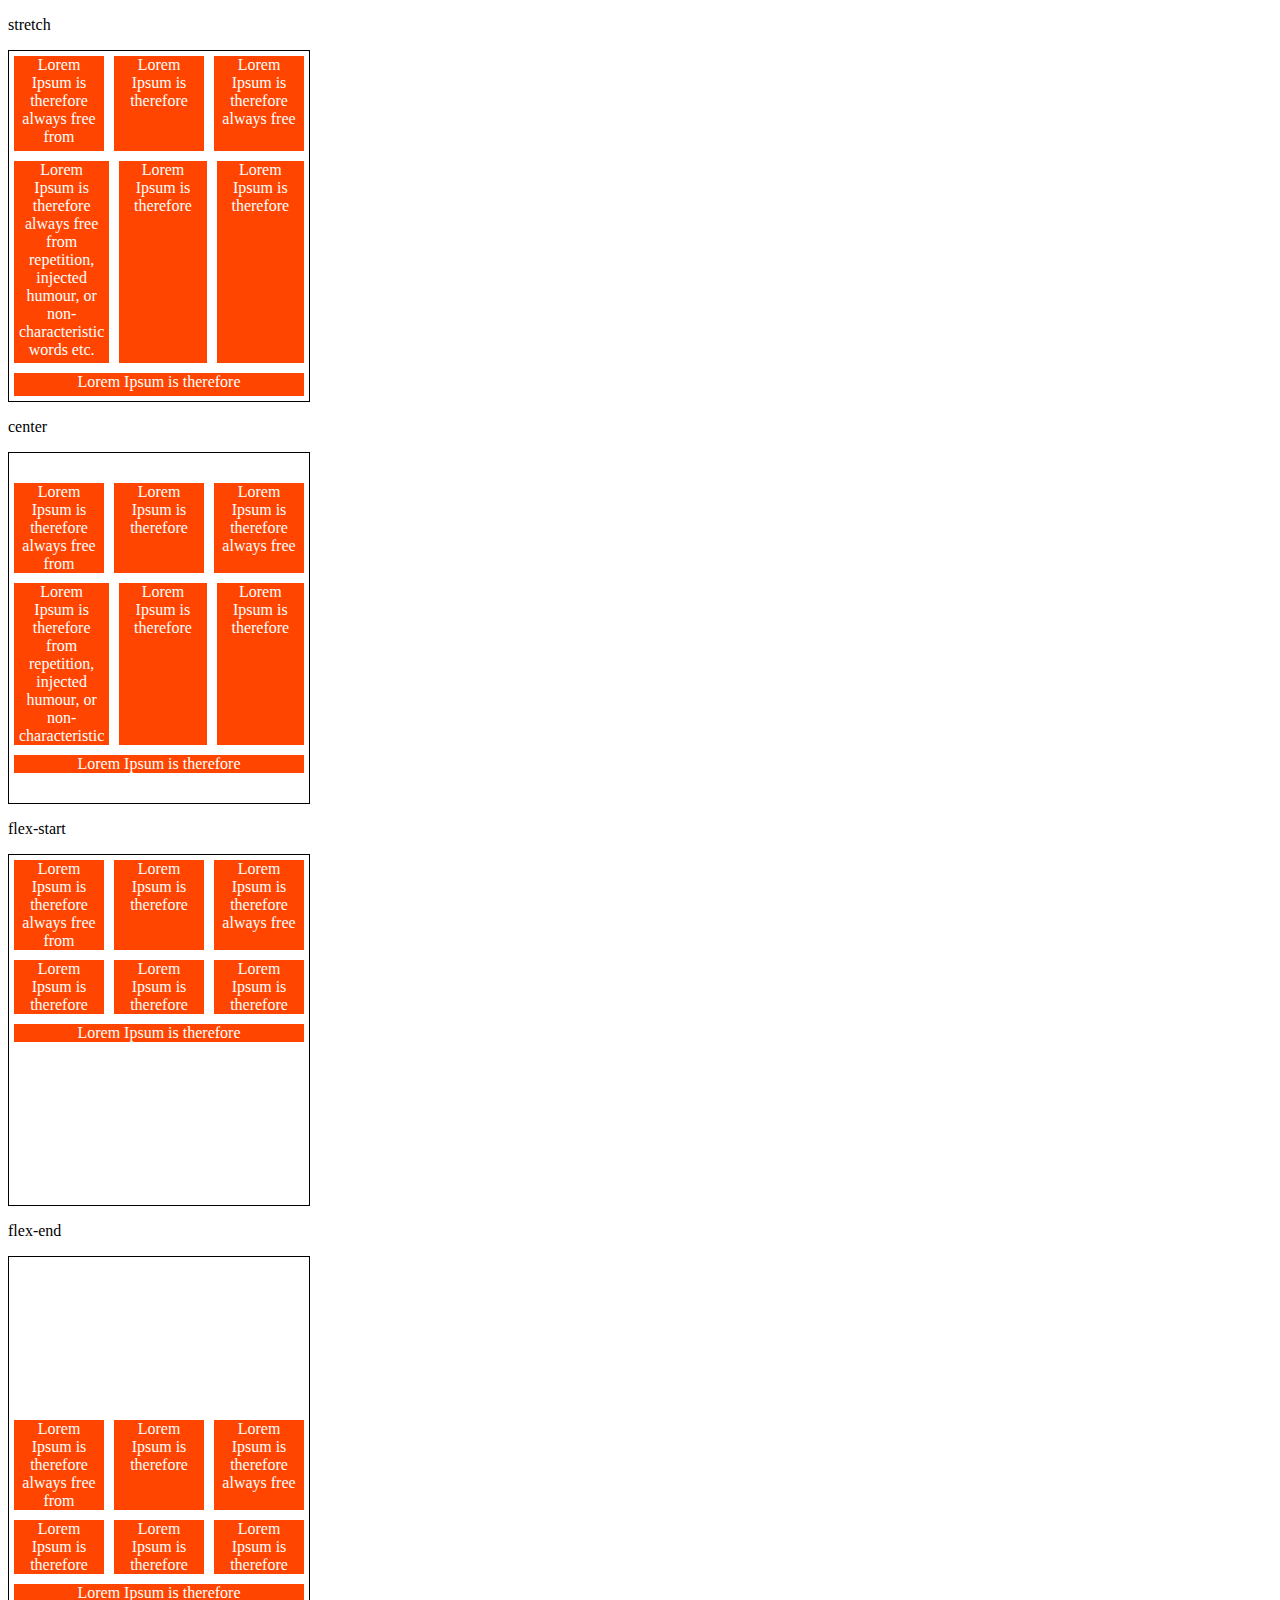
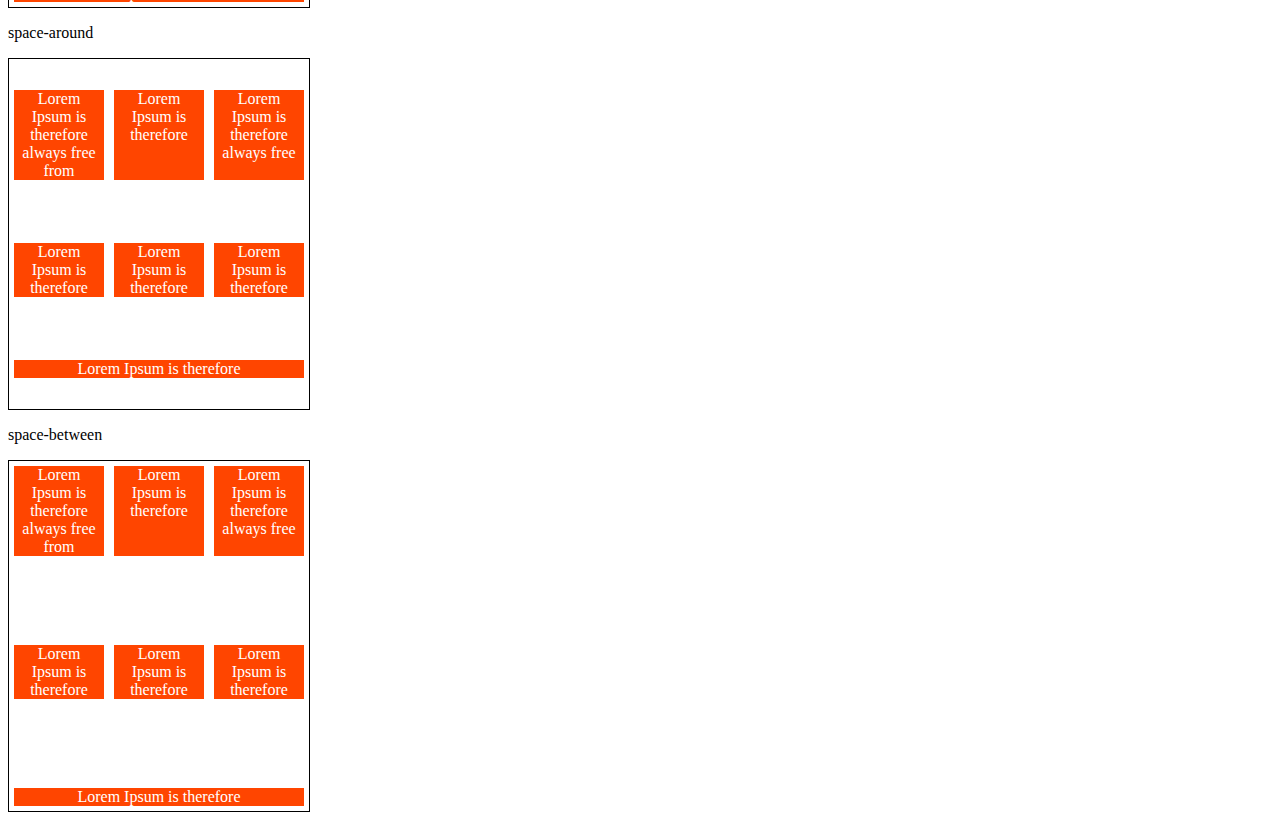
<file: HTML/Projeto/project-flexbox-dio-master/Exemplos/6-align-content.html>
<!DOCTYPE html>
<html lang="en">
<head>
    <meta charset="UTF-8">
    <meta name="viewport" content="width=device-width, initial-scale=1.0">
    <title>Fundamentos - align content</title>
    <style>
        .container{
            height: 350px;
            max-width: 300px;
            display: flex;
            flex-wrap: wrap;
            border: 1px solid black;
        }

        .item{
            background-color: orangered;
            padding: 0 5px;
            margin: 5px;
            flex: 1;
            text-align: center;
            color: white;
        }
        .stretch{
            align-content: stretch;
        }

        .center{
            align-content: center;
        }

        .flex-start{
            align-content: flex-start;
        }

        .flex-end{
            align-content: flex-end;
        }

        .space-around{
            align-content: space-around;
        }

        .space-between{
            align-content: space-between;
        }
    </style>
</head>
<body>
    <p>stretch</p>
    <div class="container stretch">
        <div class="item">Lorem Ipsum is therefore always free from</div>
        <div class="item">Lorem Ipsum is therefore</div>
        <div class="item">Lorem Ipsum is therefore always free</div>
        <div class="item">Lorem Ipsum is therefore always free from repetition, injected humour, or non-characteristic words etc.</div>
        <div class="item">Lorem Ipsum is therefore</div>
        <div class="item">Lorem Ipsum is therefore</div>
        <div class="item">Lorem Ipsum is therefore</div>
    </div>
    
    <p>center</p>
    <div class="container center">
        <div class="item">Lorem Ipsum is therefore always free from</div>
        <div class="item">Lorem Ipsum is therefore</div>
        <div class="item">Lorem Ipsum is therefore always free</div>
        <div class="item">Lorem Ipsum is therefore from repetition, injected humour, or non-characteristic</div>
        <div class="item">Lorem Ipsum is therefore</div>
        <div class="item">Lorem Ipsum is therefore</div>
        <div class="item">Lorem Ipsum is therefore</div>
    </div>


    <p>flex-start</p>
    <div class="container flex-start">
        <div class="item">Lorem Ipsum is therefore always free from</div>
        <div class="item">Lorem Ipsum is therefore</div>
        <div class="item">Lorem Ipsum is therefore always free</div>
        <div class="item">Lorem Ipsum is therefore</div>
        <div class="item">Lorem Ipsum is therefore</div>
        <div class="item">Lorem Ipsum is therefore</div>
        <div class="item">Lorem Ipsum is therefore</div>
    </div>

    <p>flex-end</p>
    <div class="container flex-end">
        <div class="item">Lorem Ipsum is therefore always free from</div>
        <div class="item">Lorem Ipsum is therefore</div>
        <div class="item">Lorem Ipsum is therefore always free</div>
        <div class="item">Lorem Ipsum is therefore</div>
        <div class="item">Lorem Ipsum is therefore</div>
        <div class="item">Lorem Ipsum is therefore</div>
        <div class="item">Lorem Ipsum is therefore</div>
    </div>

    <p>space-around</p>
    <div class="container space-around">
        <div class="item">Lorem Ipsum is therefore always free from</div>
        <div class="item">Lorem Ipsum is therefore</div>
        <div class="item">Lorem Ipsum is therefore always free</div>
        <div class="item">Lorem Ipsum is therefore</div>
        <div class="item">Lorem Ipsum is therefore</div>
        <div class="item">Lorem Ipsum is therefore</div>
        <div class="item">Lorem Ipsum is therefore</div>
    </div>

    <p>space-between</p>
    <div class="container space-between">
        <div class="item">Lorem Ipsum is therefore always free from</div>
        <div class="item">Lorem Ipsum is therefore</div>
        <div class="item">Lorem Ipsum is therefore always free</div>
        <div class="item">Lorem Ipsum is therefore</div>
        <div class="item">Lorem Ipsum is therefore</div>
        <div class="item">Lorem Ipsum is therefore</div>
        <div class="item">Lorem Ipsum is therefore</div>
    </div>
</body>
</html>
</file>
<file: HTML/primeiro_site/styles.css>
body {
    background-color: gray; 
	max-width: 900px;
	margin: auto;
}

.photo {
	border-radius: 50%;
	width: 100px;
	height: 100px;
}

#title, .subtitle, .post_title {
	font-family: 'Oswald', sans-serif;
    color: black;
}

#title_logo {
	display: flex;
	flex-wrap: nowrap;
	justify-content: center;	
	padding: 15px;
}

#menu_topo {
	display: flex;
	flex-wrap: nowrap;
	justify-content: center;
	
}

.post_title {
    font-size: 16px;
    font-style: italic;
	margin: 0px;
	margin-bottom: 15px;
}

.post {
    background-color: white;
    padding: 15px;
	margin-bottom: 10px;
	border-radius: 10px;
	text-align: justify-content;
}

.post_content {
	margin: 0;
	margin-bottom: 15px;
	border-radius: 10px;
	
}

.post_image {
	margin: auto;
	margin-bottom: 15px;
	border-radius: 15px;
	width: 70%;
	
}

.lista_contatos {
	background-color: blue;
	margin: 0;
	margin-bottom: 15px;	
}
	
.lista_contatos li a{
	margin: 0 auto;
	text-decoration: none;
	color: white;
}
</file>
<file: HTML/Site CSS - Flexbox/styles.css>
.flex {
    max-width: 300px;
    padding: 10px;
    border: 2px solid black;
    display: flex;
}

.item {
    background-color: aqua;
    margin: 5px;
}

.flex-container {
    margin: 0;
    padding: 0;
    display: flex;
    list-style: none;
}

.flex-item {
    background: blue;
    height: 50px;
    width: 50px;
    line-height: 50px;
    font-size: 20px;
    text-align: center;
    color: white;
    margin: 5px;
}

.row {
    flex-direction: row;
}

.row-reverse {
    flex-direction: row-reverse;
}

.row-reverse li, .column-reverse li {
    background-color: red;
}

.column {
    float: left;
    flex-direction: column;
}

.column-reverse {
    float: right;
    flex-direction: column-reverse;
}
</file>
<file: HTML/Projeto/project-flexbox-dio-master/flex-projeto/style.css>
* {
    margin: 0;
    padding: 0;
}

header {
    font-family: 'Oswald';
    background-color: #223b63;
    height: 60px;
    display: flex;
    align-items: center;
    color: white;
}

.flex-content {
    display: flex;
    max-width: 992px;
    margin: auto;  
    width: 100%; 
}

.menu {
    justify-content: space-between;
    align-items: center;
}

header .lista-menu {
    display: flex;
    max-width: 260px;
    width: 100%;
    justify-content: space-between;
}

ul li a {
    color: white;
}

ul li a:hover {
    color: #eaf3fa;
}

ul {
    list-style: none;
    margin: 0;
    padding: 0;
}

ul li a {
    text-decoration: none;
}

main {
    font-family: 'Work Sans';
    font-weight: 300;
    color: #223b63;
}

.apresentacao {
    align-items: center;
    justify-content: space-between;
    height: 50vh;
}

.text-saiba h1 {
    font-size: 48px;
    margin-bottom: 15px;
}
.text-saiba p {
    margin-bottom: 15px;
}
.saiba-mais {
    background-color: #223b63;
    border-top: 10px;
    width: 150px;
    height: 50px;
    border-radius: 30px;
    text-align: center;
    line-height: 50px;  
}

.saiba-mais a {
    color: white;
    text-decoration: none;
    font-weight: 600;
}

#quem-somos {
    flex-direction: row-reverse;
    justify-content: space-between;
    align-items: center;
    height: 50vh;
}

#quem-somos h2 {
    color: #223b63;
    font-size: 32px;
    display: flex;
}

#quem-somos h2::before {
    content: "";
    height: 40px;
    width: 5px;
    margin-right: 10px;
    background-color: #223b63;
    position: relative;
}

#quem-somos p {
    text-align: justify;
    margin-top: 15px;
}

#servicos {
    background-color: #223b63;
    color: white;
    display: flex;
    flex-direction: column;
    justify-content: center;
    height: 50vh;
    border-radius: 5px;
}

#servicos h2 {
    font-size: 32px;
    text-align: center;
    margin-top: 25px;
}
.servicos-images {
    justify-content: space-around;
}
</file>
<file: HTML/Projeto/Página inicial do Instagram/Meu projeto/styles.css>
* {
    font-family: Verdana, Geneva, Tahoma, sans-serif;
    margin: 0;
    padding: 0;
    box-sizing: border-box;
}

body {
    background-color: #fafafa;
    margin: auto;
    text-align: center;
}

.flex-container {
    display: flex;
    align-items: center;
    margin: 0;
    padding: 0;
}

#login-geral {
    background-color: #fff;
    width: 300px;
    height: 400px;
    border: 1px solid #dbdbdb;
    margin: auto;
    margin-top: 100px;
    flex-direction: column;
}

.logo-insta {
    margin-top: 50px;
}

.login-user-pass {
    width: 250px;
    height: 40px;
    border: 1px solid #dbdbdb;
    border-radius: 5px;
    background-color: #fafafa;
    color: black;
    margin-top: 10px;
}

.botao-entrar {
    width: 250px;
    height: 30px;
    border-radius: 5px;
    border: 0 solid #b2dffc;
    background-color: #b2dffc;
    color: white;
    font-size: 15px;
    margin-top: 15px;
}

.ou {
    display: flex;
    align-items: center;
    width: 250px;
    margin: auto;
    margin-top: 15px;
}

.ou::before {
    content: "";
    height: 1px;
    width: 95px;
    background-color: #dbdbdb;
    margin-right: 15px;
    position: relative;
}
.ou::after {
    content: "";
    height: 1px;
    width: 95px;
    background-color: #dbdbdb;
    margin-left: 15px;
    position: relative;
}

.login-facebook {
    margin-top: 15px;
    justify-content: center;
}

.logo-face img {
    width: 20px;
    margin-right: 10px;
}

.login-facebook a {
    text-decoration: none;
    color: #385185;
    font-size: 12px;
    font-weight: 800;
}

.nova-senha {
    margin-top: 15px;
}

.nova-senha a {
    color: #385185;
    font-size: 12px;
    text-decoration: none;
}

#cadastro {
    background-color: #fff;
    height: 50px;
    width: 300px;
    border: 1px solid #dbdbdb;
    margin: 0 auto;
    margin-top: 10px;
}

#apps {
    margin-top: 10px;
}

.fig-lojas a img {
    margin-top: 15px;
    height: 40px;
}

.lista-footer {
    margin: 0 auto;
    margin-top: 10px;
    list-style: none;
    flex-wrap: wrap;
    max-width: 1000px;
    justify-content: center;
}

.lista-footer li {
    padding: 5px;
}

.lista-footer li a {
    text-decoration: none;
    color: gray;
}

.footer-lang {
    margin: auto;
    margin-top: 10px;
    align-items: center;
    max-width: 500px;
    justify-content: center;
}
</file>
<file: HTML/Projeto/Página inicial do Instagram/Projeto para DIO/styles.css>
* {
    padding: 0;
    margin: 0;
    box-sizing: border-box;
    text-decoration: none;
    font-family: sans-serif;
    font-size: 14px;
}

body {
    width: 100%;
    min-height: 100vh;
    background-color: rgba(243,243,243,1);
    margin: 0;
    padding: 0;
    display: flex;
    justify-content: center;
}

.instagram-wrapper {
    display: flex;
    align-items: center;
    justify-content: start;
    width: 60%;
    height: 100vh;
}

.instagram-phone {
    display: flex;
    align-items: center;
    justify-content: center;
    width: 50%;
}

.instagram-phone img {
    height: 50rem;
}

.instagram-continue {
    display: flex;
    align-items: center;
    justify-content: space-around;
    flex-direction: column;
    width: 50%;
    min-height: 34rem;
}

.group {
    display: flex;
    justify-content: space-between;
    align-items: center;
    flex-direction: column;
    background-color: #fff;
    width: 100%;
    padding: 1.3rem 0;
    border: 1px solid lightgray;
}

.group:nth-child(1) {
    min-height: 19rem;
}

.instagram-logo {
    height: 3rem;
}

.profile-photo {
    display: flex;
    justify-content: center;
    align-items: center;
    border-radius: 50%;
    overflow: hidden;    
}

.profile-photo img {
    height: 6rem;
}

.instagram-login {
    background-color: #0095f6;
    color: #fff;
    padding: 8px;
    border-radius: 4px;
}

.instagram-logout {
    color: #0095f6;
    margin-top: 1rem;
}

.not-account {
    color: rgba(160,160,160,1);
}

.link-blue {
    color: #0095f6;
}

.get-the-app {
    display: flex;
    flex-direction: column;
    align-items: center;
    justify-content: center;
    width: 100%;
    padding: 1.3rem 0;
}

.download {
    display: flex;
    width: 100%;
    justify-content: space-evenly;
    align-items: center;
    padding: 1rem;
}

.app-download {
    height: 3rem;
    width: 10rem;
    background-size: cover;
}

.app-download:nth-child(1) {
    background-image: url(./img/apple-button.png);
}

.app-download:nth-child(2) {
    background-image: url(./img/googleplay-button.png);
}

/* media queries */

@media (max-width: 1024px) {
    .instagram-wrapper {
        width: 90%;
    }
}

@media (max-width: 650px) {
    body {
        background-color: #fff;
    }

    .group {
        border: 1px solid transparent;
    }
    
    .instagram-wrapper {
        width: 90%;
    }

    .instagram-phone {
        display: none;
    }

    .instagram-continue {
        width: 100%;
    }
}
</file>
